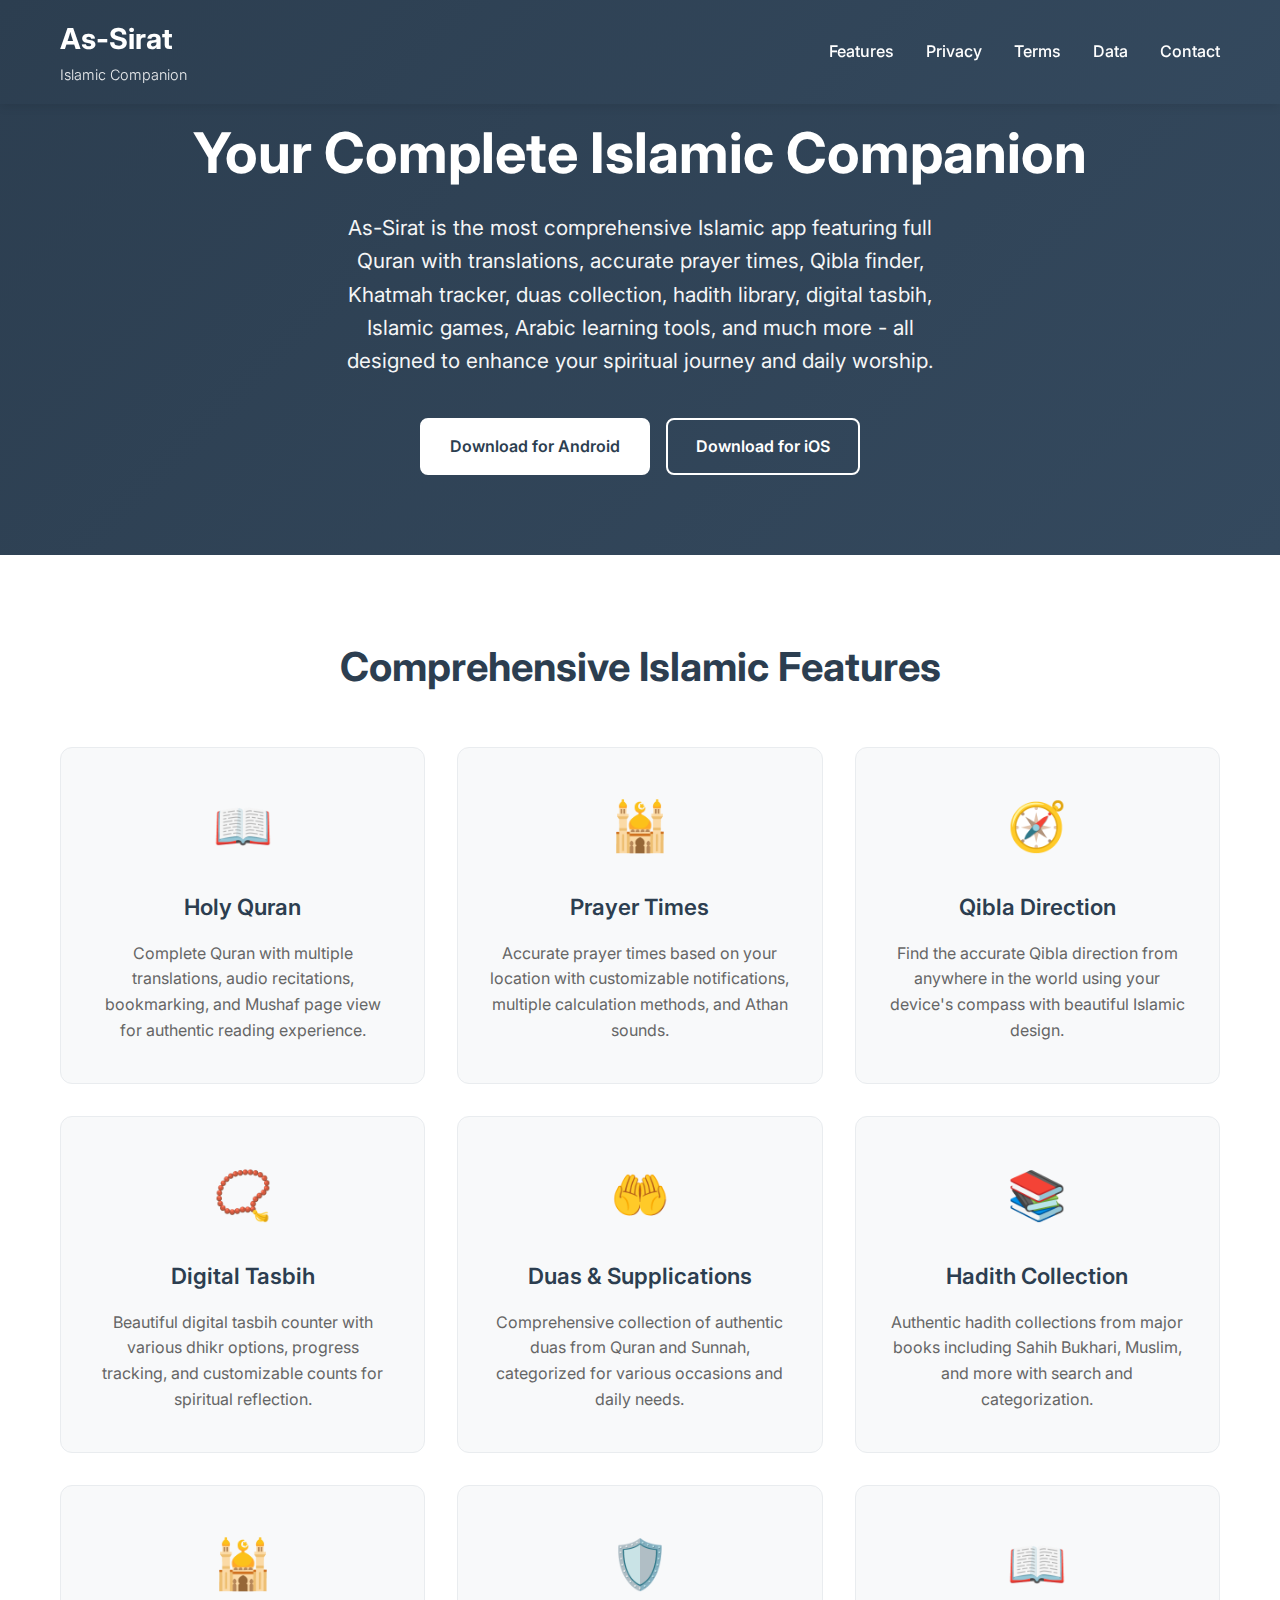
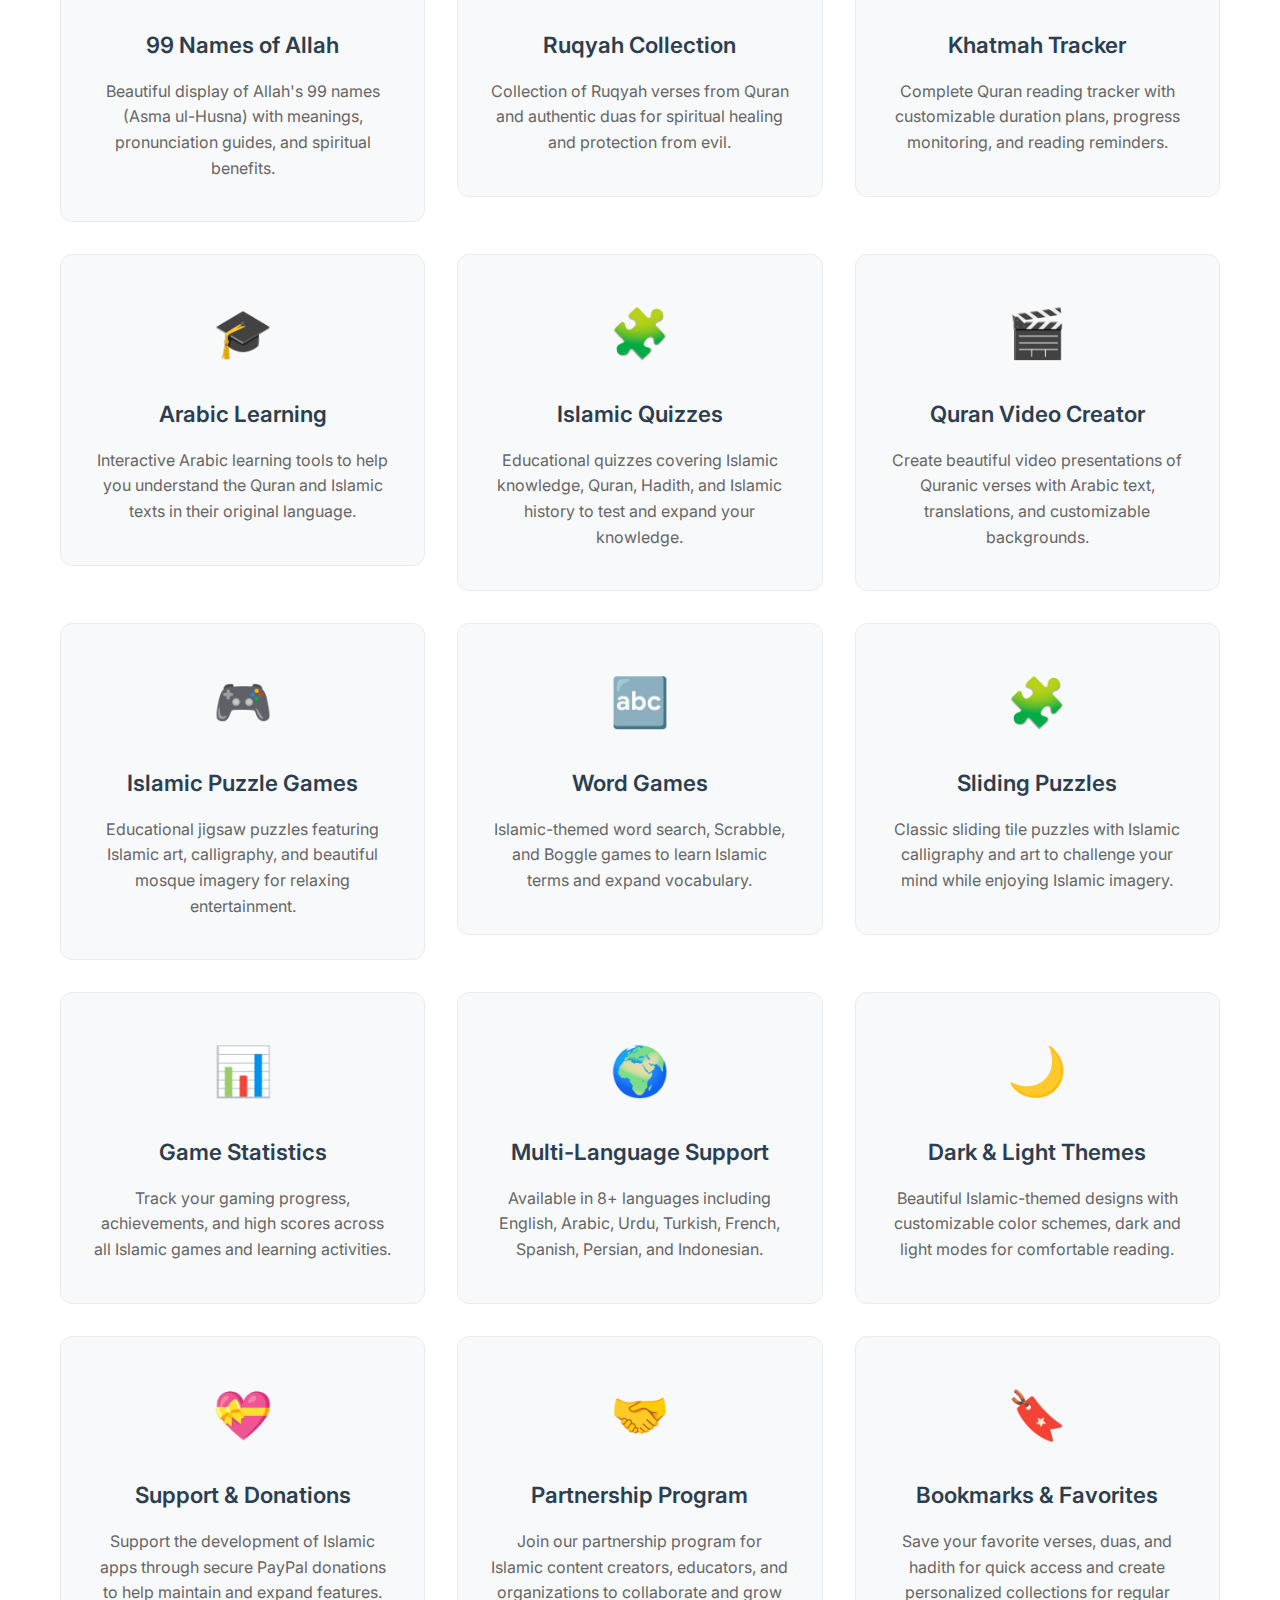
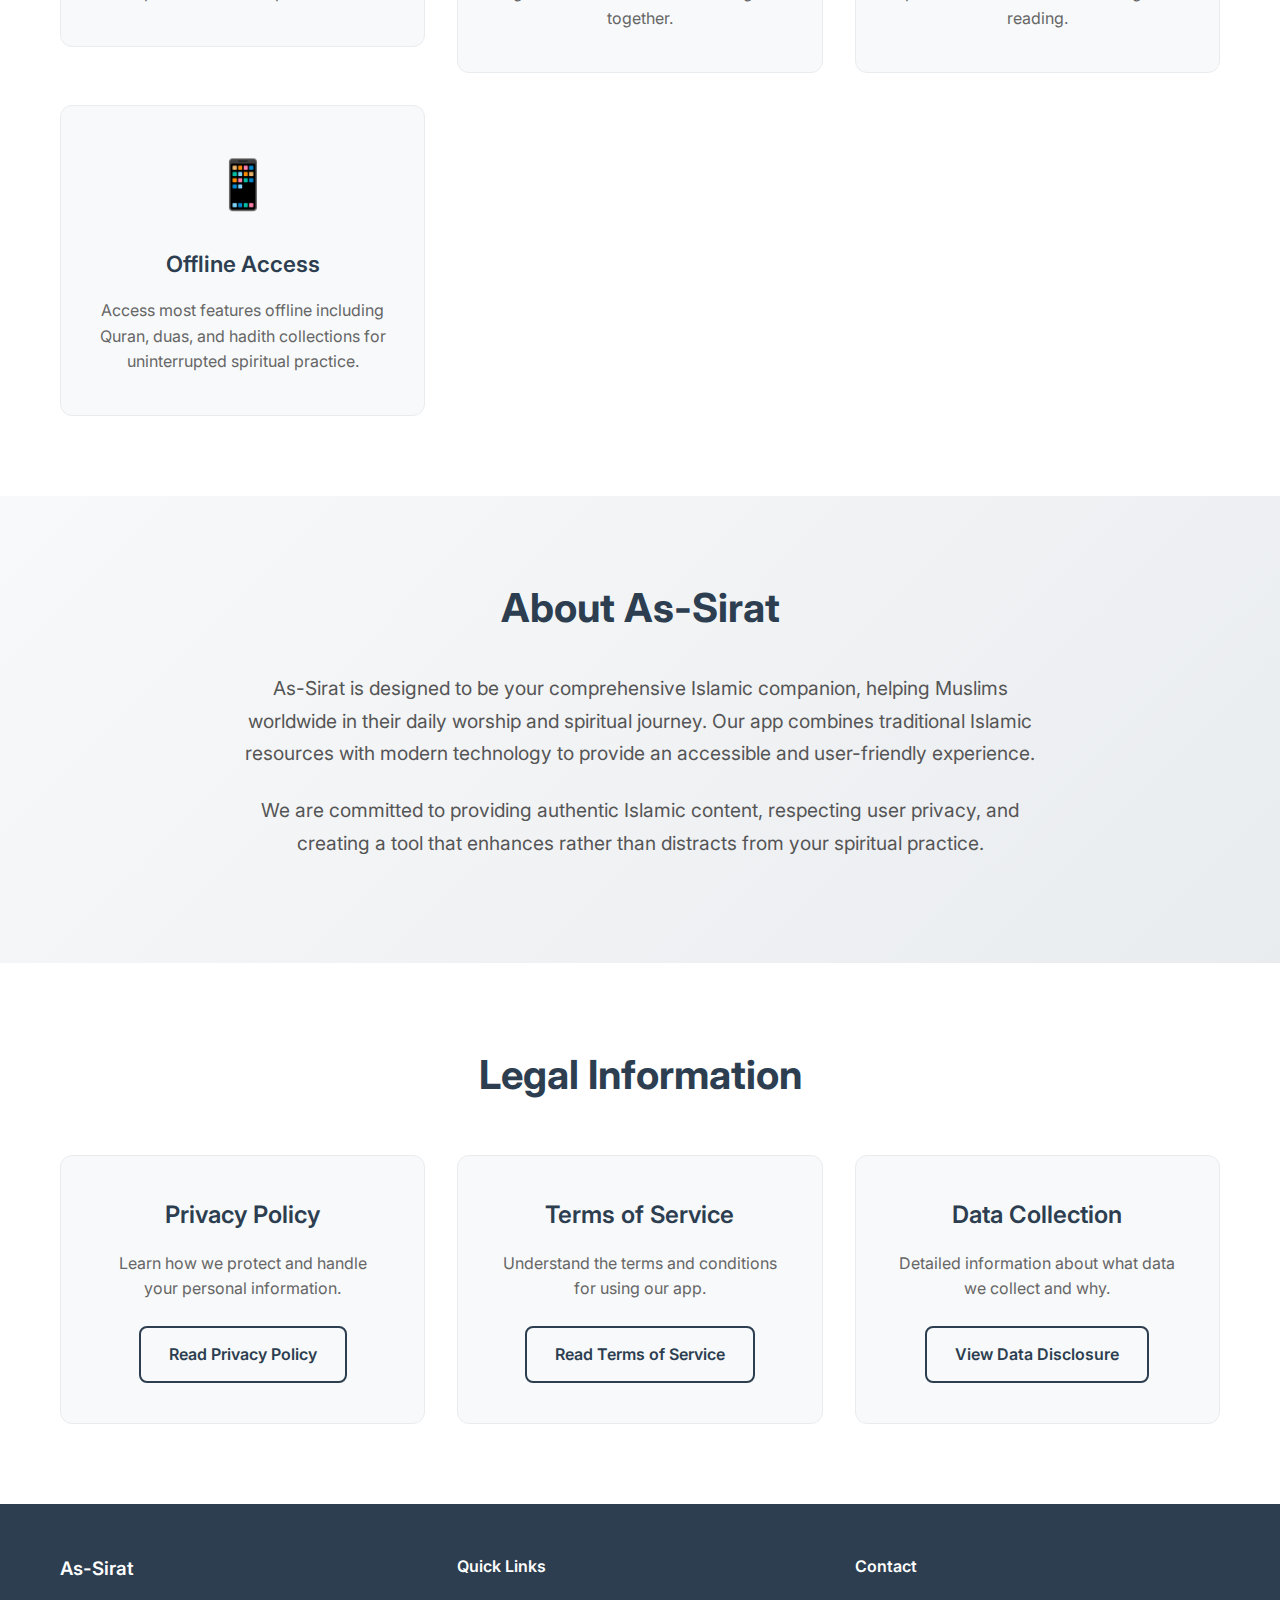
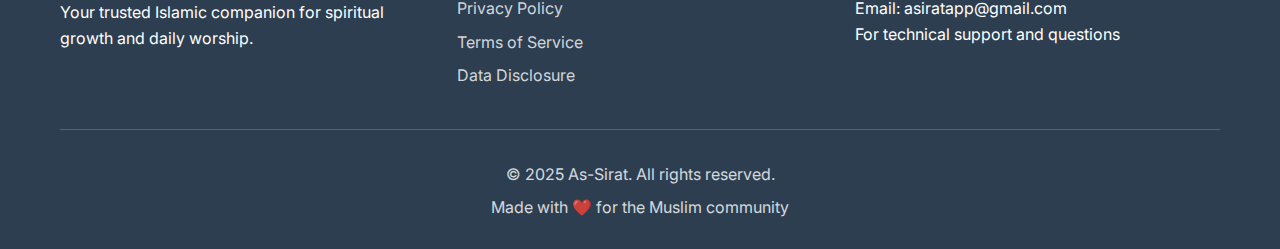
<file: index.html>
<!DOCTYPE html>
<html lang="en">
<head>
    <meta charset="UTF-8">
    <meta name="viewport" content="width=device-width, initial-scale=1.0">
    <title>As-Sirat - Islamic Companion App</title>
    <link rel="stylesheet" href="styles.css">
    <link href="https://fonts.googleapis.com/css2?family=Inter:wght@300;400;500;600;700&display=swap" rel="stylesheet">
</head>
<body>
    <header>
        <nav class="navbar">
            <div class="nav-container">
                <div class="nav-logo">
                    <h2>As-Sirat</h2>
                    <span class="tagline">Islamic Companion</span>
                </div>
                <div class="nav-menu">
                    <a href="#features" class="nav-link">Features</a>
                    <a href="privacy-policy.html" class="nav-link">Privacy</a>
                    <a href="terms-of-service.html" class="nav-link">Terms</a>
                    <a href="data-disclosure.html" class="nav-link">Data</a>
                    <a href="#contact" class="nav-link">Contact</a>
                </div>
                <div class="hamburger-menu">
                    <span></span>
                    <span></span>
                    <span></span>
                </div>
            </div>
        </nav>
    </header>

    <main>
        <!-- Hero Section -->
        <section class="hero">
            <div class="container">
                <div class="hero-content">
                    <h1>Your Complete Islamic Companion</h1>
                    <p class="hero-description">
                        As-Sirat is the most comprehensive Islamic app featuring full Quran with translations, 
                        accurate prayer times, Qibla finder, Khatmah tracker, duas collection, hadith library, 
                        digital tasbih, Islamic games, Arabic learning tools, and much more - all designed 
                        to enhance your spiritual journey and daily worship.
                    </p>
                    <div class="download-buttons">
                        <a href="#" class="btn btn-primary">Download for Android</a>
                        <a href="#" class="btn btn-secondary">Download for iOS</a>
                    </div>
                </div>
            </div>
        </section>

        <!-- Features Section -->
        <section id="features" class="features">
            <div class="container">
                <h2>Comprehensive Islamic Features</h2>
                <div class="features-grid">
                    <!-- Core Religious Features -->
                    <div class="feature-card">
                        <div class="feature-icon">📖</div>
                        <h3>Holy Quran</h3>
                        <p>Complete Quran with multiple translations, audio recitations, bookmarking, and Mushaf page view for authentic reading experience.</p>
                    </div>
                    <div class="feature-card">
                        <div class="feature-icon">🕌</div>
                        <h3>Prayer Times</h3>
                        <p>Accurate prayer times based on your location with customizable notifications, multiple calculation methods, and Athan sounds.</p>
                    </div>
                    <div class="feature-card">
                        <div class="feature-icon">🧭</div>
                        <h3>Qibla Direction</h3>
                        <p>Find the accurate Qibla direction from anywhere in the world using your device's compass with beautiful Islamic design.</p>
                    </div>
                    <div class="feature-card">
                        <div class="feature-icon">📿</div>
                        <h3>Digital Tasbih</h3>
                        <p>Beautiful digital tasbih counter with various dhikr options, progress tracking, and customizable counts for spiritual reflection.</p>
                    </div>

                    <!-- Spiritual Content -->
                    <div class="feature-card">
                        <div class="feature-icon">🤲</div>
                        <h3>Duas & Supplications</h3>
                        <p>Comprehensive collection of authentic duas from Quran and Sunnah, categorized for various occasions and daily needs.</p>
                    </div>
                    <div class="feature-card">
                        <div class="feature-icon">📚</div>
                        <h3>Hadith Collection</h3>
                        <p>Authentic hadith collections from major books including Sahih Bukhari, Muslim, and more with search and categorization.</p>
                    </div>
                    <div class="feature-card">
                        <div class="feature-icon">🕌</div>
                        <h3>99 Names of Allah</h3>
                        <p>Beautiful display of Allah's 99 names (Asma ul-Husna) with meanings, pronunciation guides, and spiritual benefits.</p>
                    </div>
                    <div class="feature-card">
                        <div class="feature-icon">🛡️</div>
                        <h3>Ruqyah Collection</h3>
                        <p>Collection of Ruqyah verses from Quran and authentic duas for spiritual healing and protection from evil.</p>
                    </div>

                    <!-- Learning & Progress Tracking -->
                    <div class="feature-card">
                        <div class="feature-icon">📖</div>
                        <h3>Khatmah Tracker</h3>
                        <p>Complete Quran reading tracker with customizable duration plans, progress monitoring, and reading reminders.</p>
                    </div>
                    <div class="feature-card">
                        <div class="feature-icon">🎓</div>
                        <h3>Arabic Learning</h3>
                        <p>Interactive Arabic learning tools to help you understand the Quran and Islamic texts in their original language.</p>
                    </div>
                    <div class="feature-card">
                        <div class="feature-icon">🧩</div>
                        <h3>Islamic Quizzes</h3>
                        <p>Educational quizzes covering Islamic knowledge, Quran, Hadith, and Islamic history to test and expand your knowledge.</p>
                    </div>
                    <div class="feature-card">
                        <div class="feature-icon">🎬</div>
                        <h3>Quran Video Creator</h3>
                        <p>Create beautiful video presentations of Quranic verses with Arabic text, translations, and customizable backgrounds.</p>
                    </div>

                    <!-- Interactive Games -->
                    <div class="feature-card">
                        <div class="feature-icon">🎮</div>
                        <h3>Islamic Puzzle Games</h3>
                        <p>Educational jigsaw puzzles featuring Islamic art, calligraphy, and beautiful mosque imagery for relaxing entertainment.</p>
                    </div>
                    <div class="feature-card">
                        <div class="feature-icon">🔤</div>
                        <h3>Word Games</h3>
                        <p>Islamic-themed word search, Scrabble, and Boggle games to learn Islamic terms and expand vocabulary.</p>
                    </div>
                    <div class="feature-card">
                        <div class="feature-icon">🧩</div>
                        <h3>Sliding Puzzles</h3>
                        <p>Classic sliding tile puzzles with Islamic calligraphy and art to challenge your mind while enjoying Islamic imagery.</p>
                    </div>
                    <div class="feature-card">
                        <div class="feature-icon">📊</div>
                        <h3>Game Statistics</h3>
                        <p>Track your gaming progress, achievements, and high scores across all Islamic games and learning activities.</p>
                    </div>

                    <!-- Multi-language Support -->
                    <div class="feature-card">
                        <div class="feature-icon">🌍</div>
                        <h3>Multi-Language Support</h3>
                        <p>Available in 8+ languages including English, Arabic, Urdu, Turkish, French, Spanish, Persian, and Indonesian.</p>
                    </div>
                    <div class="feature-card">
                        <div class="feature-icon">🌙</div>
                        <h3>Dark & Light Themes</h3>
                        <p>Beautiful Islamic-themed designs with customizable color schemes, dark and light modes for comfortable reading.</p>
                    </div>

                    <!-- Community Features -->
                    <div class="feature-card">
                        <div class="feature-icon">💝</div>
                        <h3>Support & Donations</h3>
                        <p>Support the development of Islamic apps through secure PayPal donations to help maintain and expand features.</p>
                    </div>
                    <div class="feature-card">
                        <div class="feature-icon">🤝</div>
                        <h3>Partnership Program</h3>
                        <p>Join our partnership program for Islamic content creators, educators, and organizations to collaborate and grow together.</p>
                    </div>

                    <!-- User Experience -->
                    <div class="feature-card">
                        <div class="feature-icon">🔖</div>
                        <h3>Bookmarks & Favorites</h3>
                        <p>Save your favorite verses, duas, and hadith for quick access and create personalized collections for regular reading.</p>
                    </div>
                    <div class="feature-card">
                        <div class="feature-icon">📱</div>
                        <h3>Offline Access</h3>
                        <p>Access most features offline including Quran, duas, and hadith collections for uninterrupted spiritual practice.</p>
                    </div>
                </div>
            </div>
        </section>

        <!-- About Section -->
        <section class="about">
            <div class="container">
                <div class="about-content">
                    <h2>About As-Sirat</h2>
                    <p>
                        As-Sirat is designed to be your comprehensive Islamic companion, helping Muslims 
                        worldwide in their daily worship and spiritual journey. Our app combines traditional 
                        Islamic resources with modern technology to provide an accessible and user-friendly 
                        experience.
                    </p>
                    <p>
                        We are committed to providing authentic Islamic content, respecting user privacy, 
                        and creating a tool that enhances rather than distracts from your spiritual practice.
                    </p>
                </div>
            </div>
        </section>

        <!-- Legal Links Section -->
        <section class="legal-links">
            <div class="container">
                <h2>Legal Information</h2>
                <div class="legal-cards">
                    <div class="legal-card">
                        <h3>Privacy Policy</h3>
                        <p>Learn how we protect and handle your personal information.</p>
                        <a href="privacy-policy.html" class="btn btn-outline">Read Privacy Policy</a>
                    </div>
                    <div class="legal-card">
                        <h3>Terms of Service</h3>
                        <p>Understand the terms and conditions for using our app.</p>
                        <a href="terms-of-service.html" class="btn btn-outline">Read Terms of Service</a>
                    </div>
                    <div class="legal-card">
                        <h3>Data Collection</h3>
                        <p>Detailed information about what data we collect and why.</p>
                        <a href="data-disclosure.html" class="btn btn-outline">View Data Disclosure</a>
                    </div>
                </div>
            </div>
        </section>
    </main>

    <!-- Footer -->
    <footer id="contact">
        <div class="container">
            <div class="footer-content">
                <div class="footer-section">
                    <h3>As-Sirat</h3>
                    <p>Your trusted Islamic companion for spiritual growth and daily worship.</p>
                </div>
                <div class="footer-section">
                    <h4>Quick Links</h4>
                    <ul>
                        <li><a href="privacy-policy.html">Privacy Policy</a></li>
                        <li><a href="terms-of-service.html">Terms of Service</a></li>
                        <li><a href="data-disclosure.html">Data Disclosure</a></li>
                    </ul>
                </div>
                <div class="footer-section">
                    <h4>Contact</h4>
                    <p>Email: asiratapp@gmail.com</p>
                    <p>For technical support and questions</p>
                </div>
            </div>
            <div class="footer-bottom">
                <p>&copy; 2025 As-Sirat. All rights reserved.</p>
                <p>Made with ❤️ for the Muslim community</p>
            </div>
        </div>
    </footer>

    <script>
        // Mobile hamburger menu toggle
        const hamburger = document.querySelector('.hamburger-menu');
        const navMenu = document.querySelector('.nav-menu');
        
        hamburger.addEventListener('click', function() {
            hamburger.classList.toggle('active');
            navMenu.classList.toggle('active');
        });
        
        // Close menu when clicking outside
        document.addEventListener('click', function(e) {
            if (!hamburger.contains(e.target) && !navMenu.contains(e.target)) {
                hamburger.classList.remove('active');
                navMenu.classList.remove('active');
            }
        });
        
        // Close menu when clicking on a link
        document.querySelectorAll('.nav-link').forEach(link => {
            link.addEventListener('click', () => {
                hamburger.classList.remove('active');
                navMenu.classList.remove('active');
            });
        });
    </script>
</body>
</html>
</file>
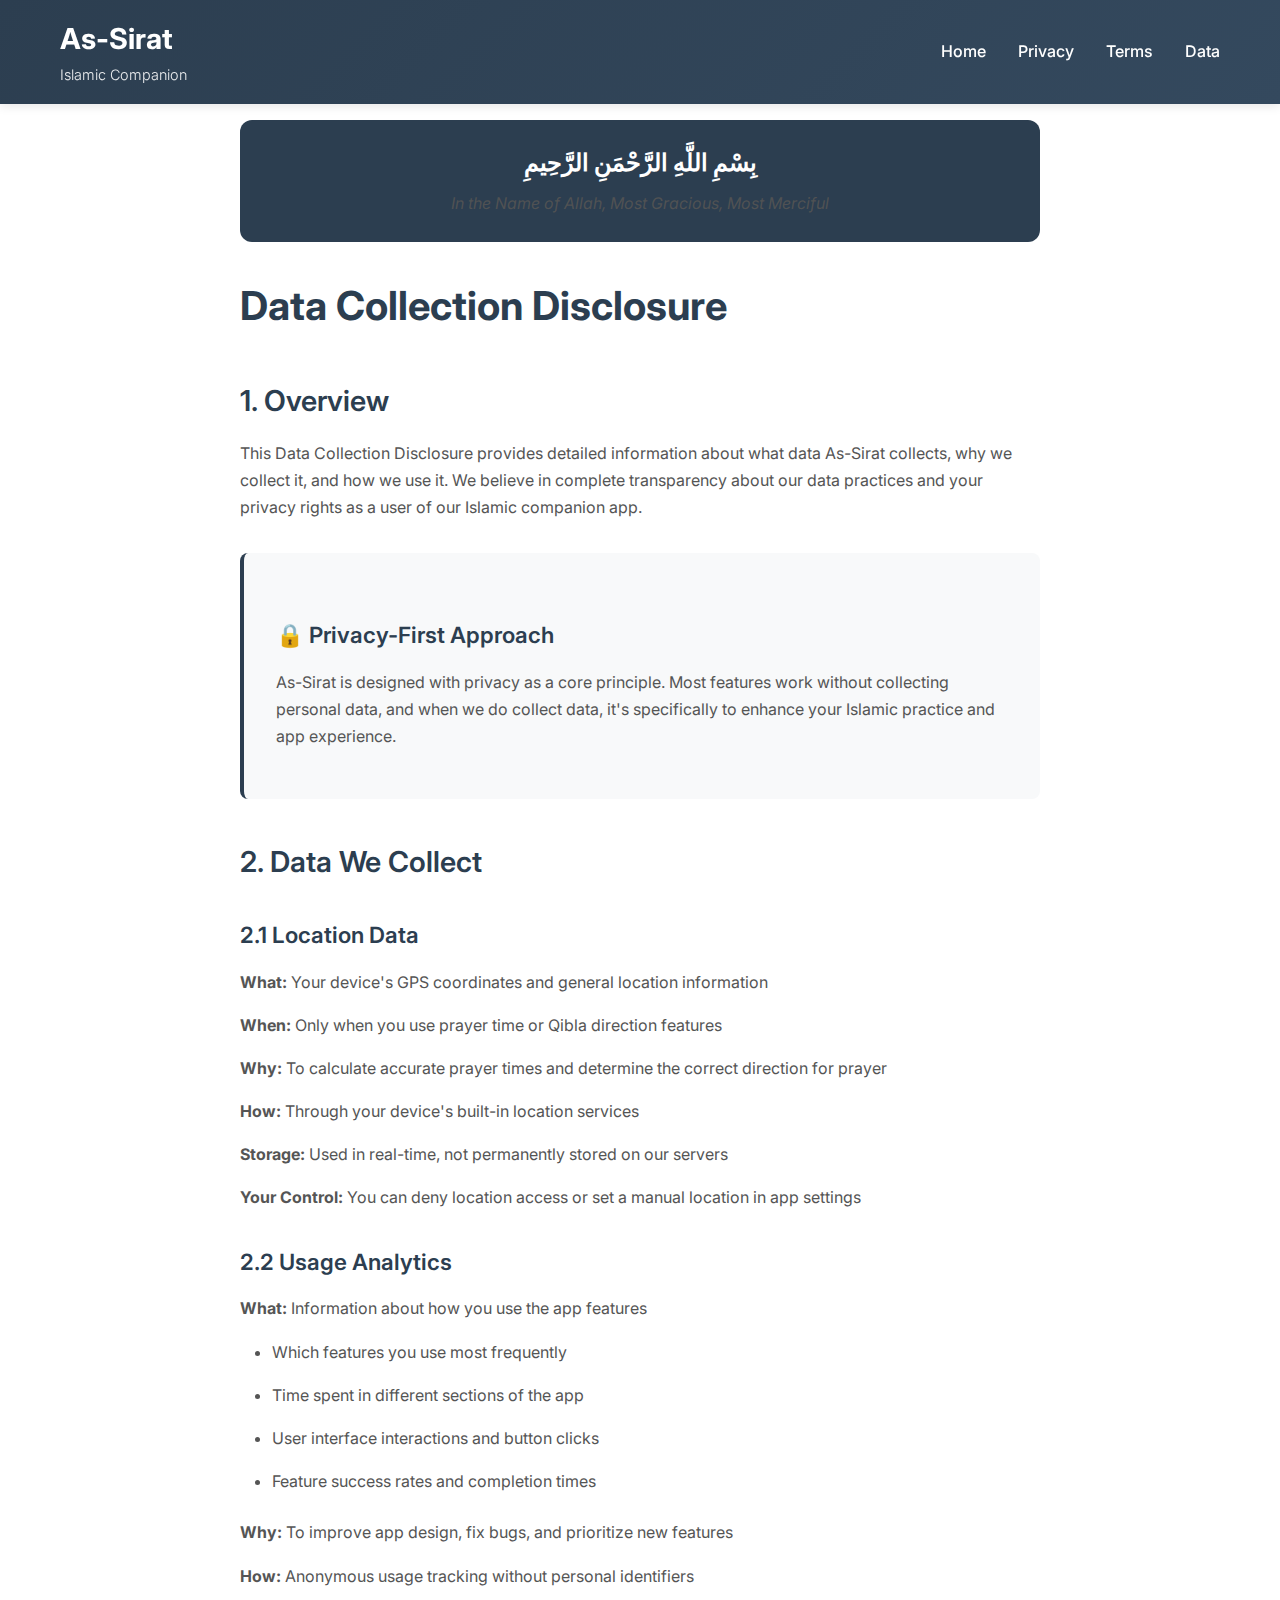
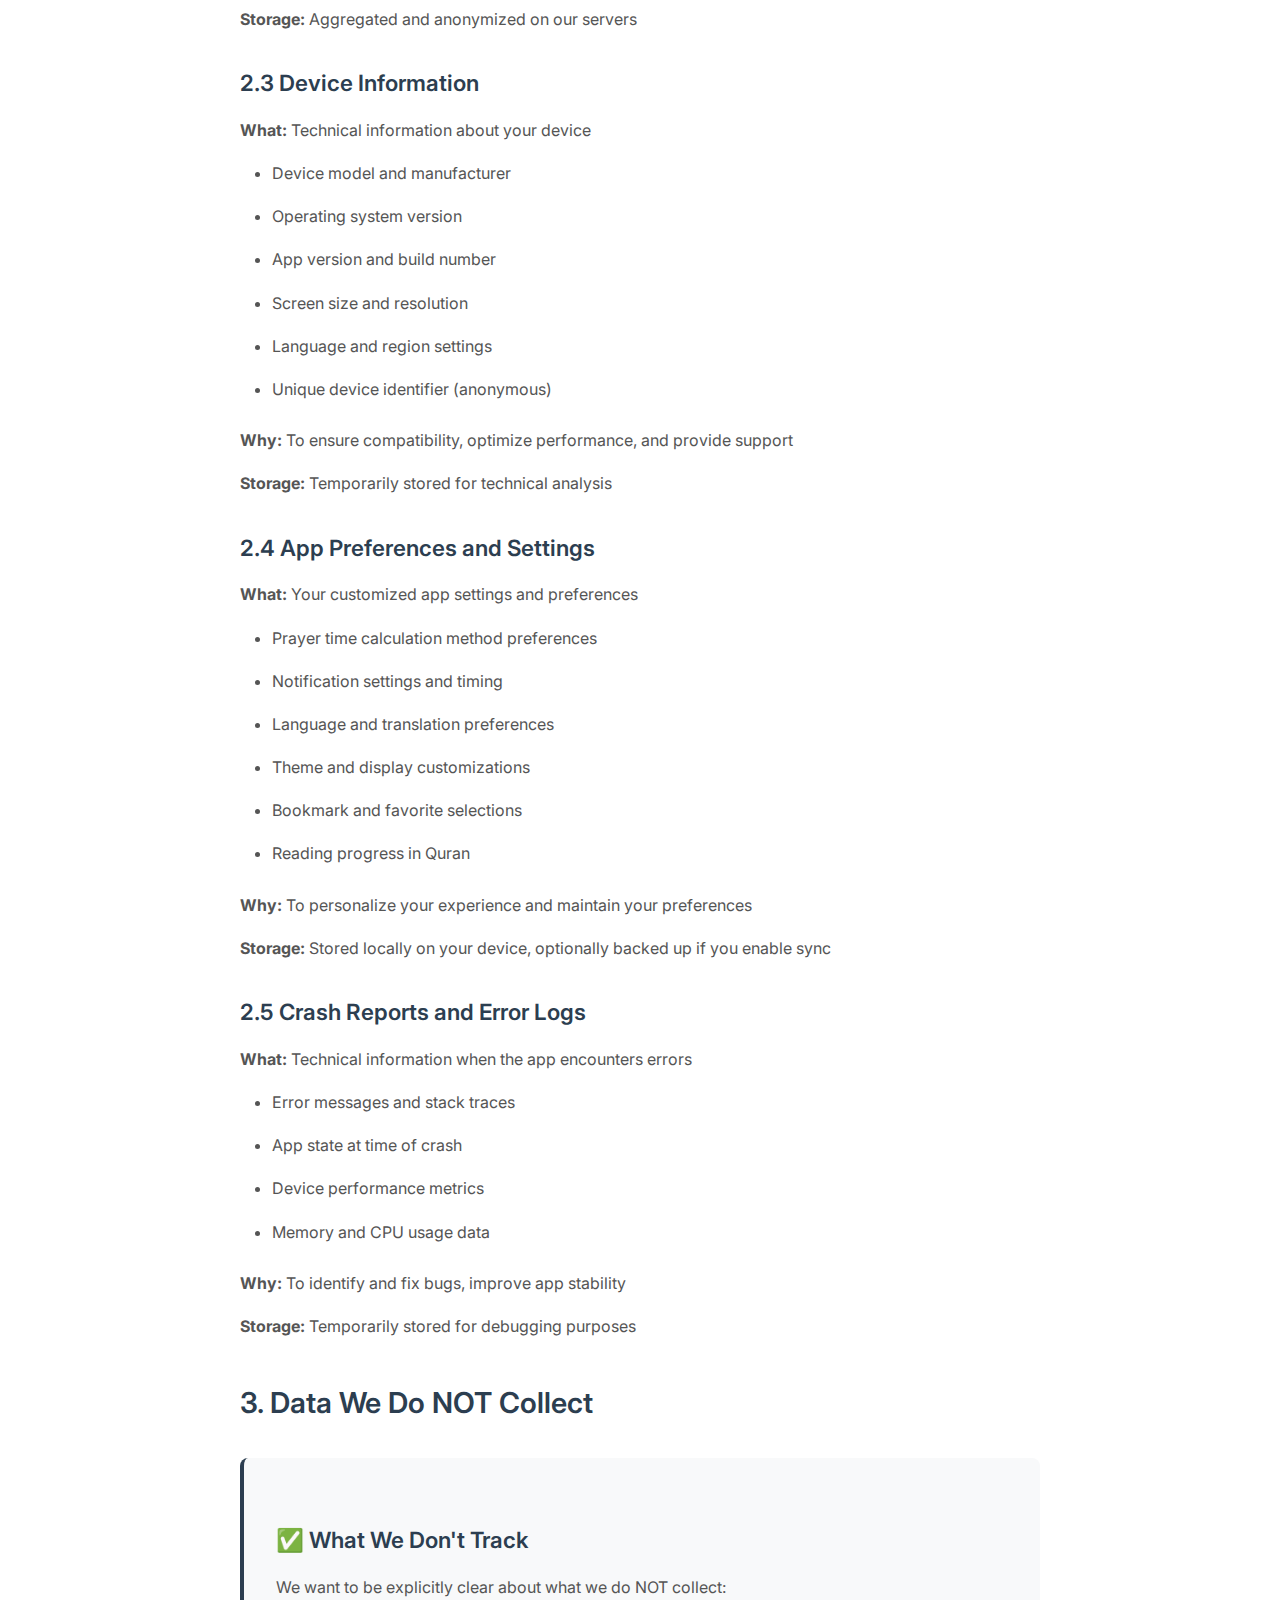
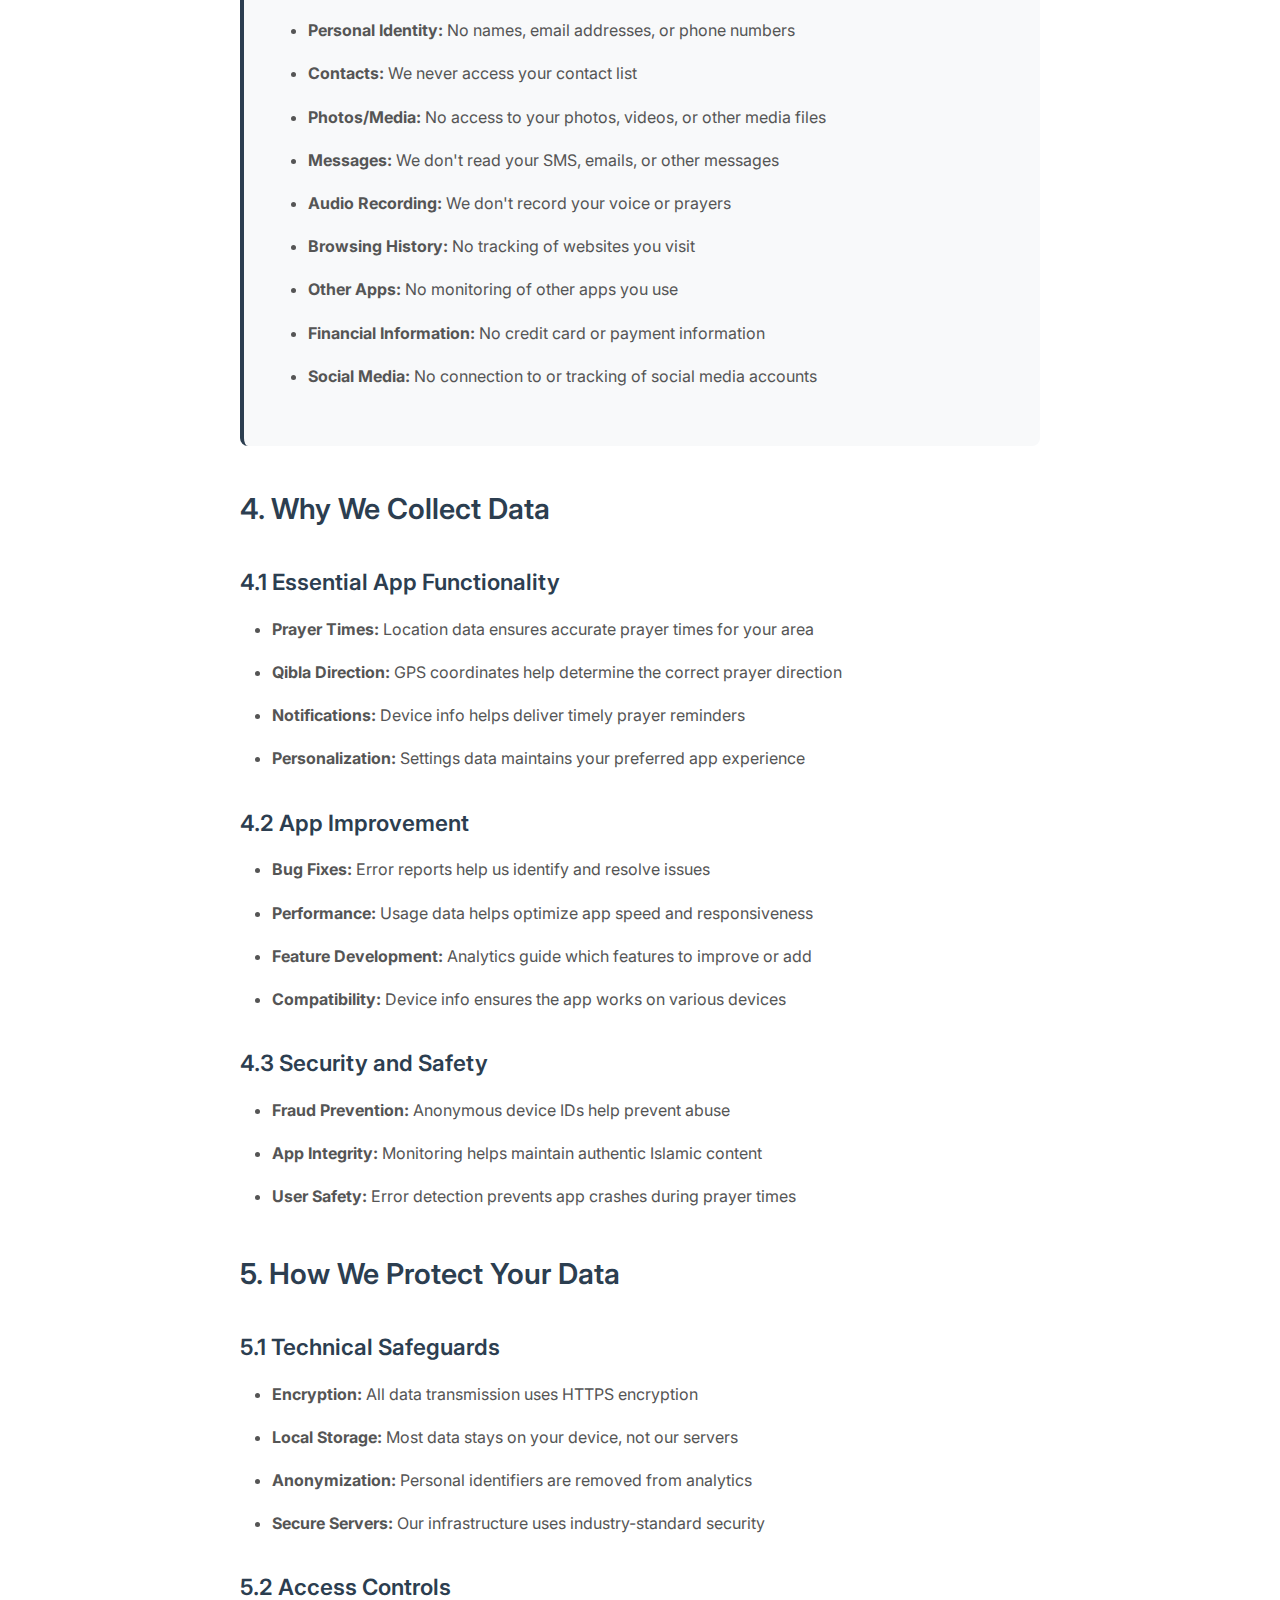
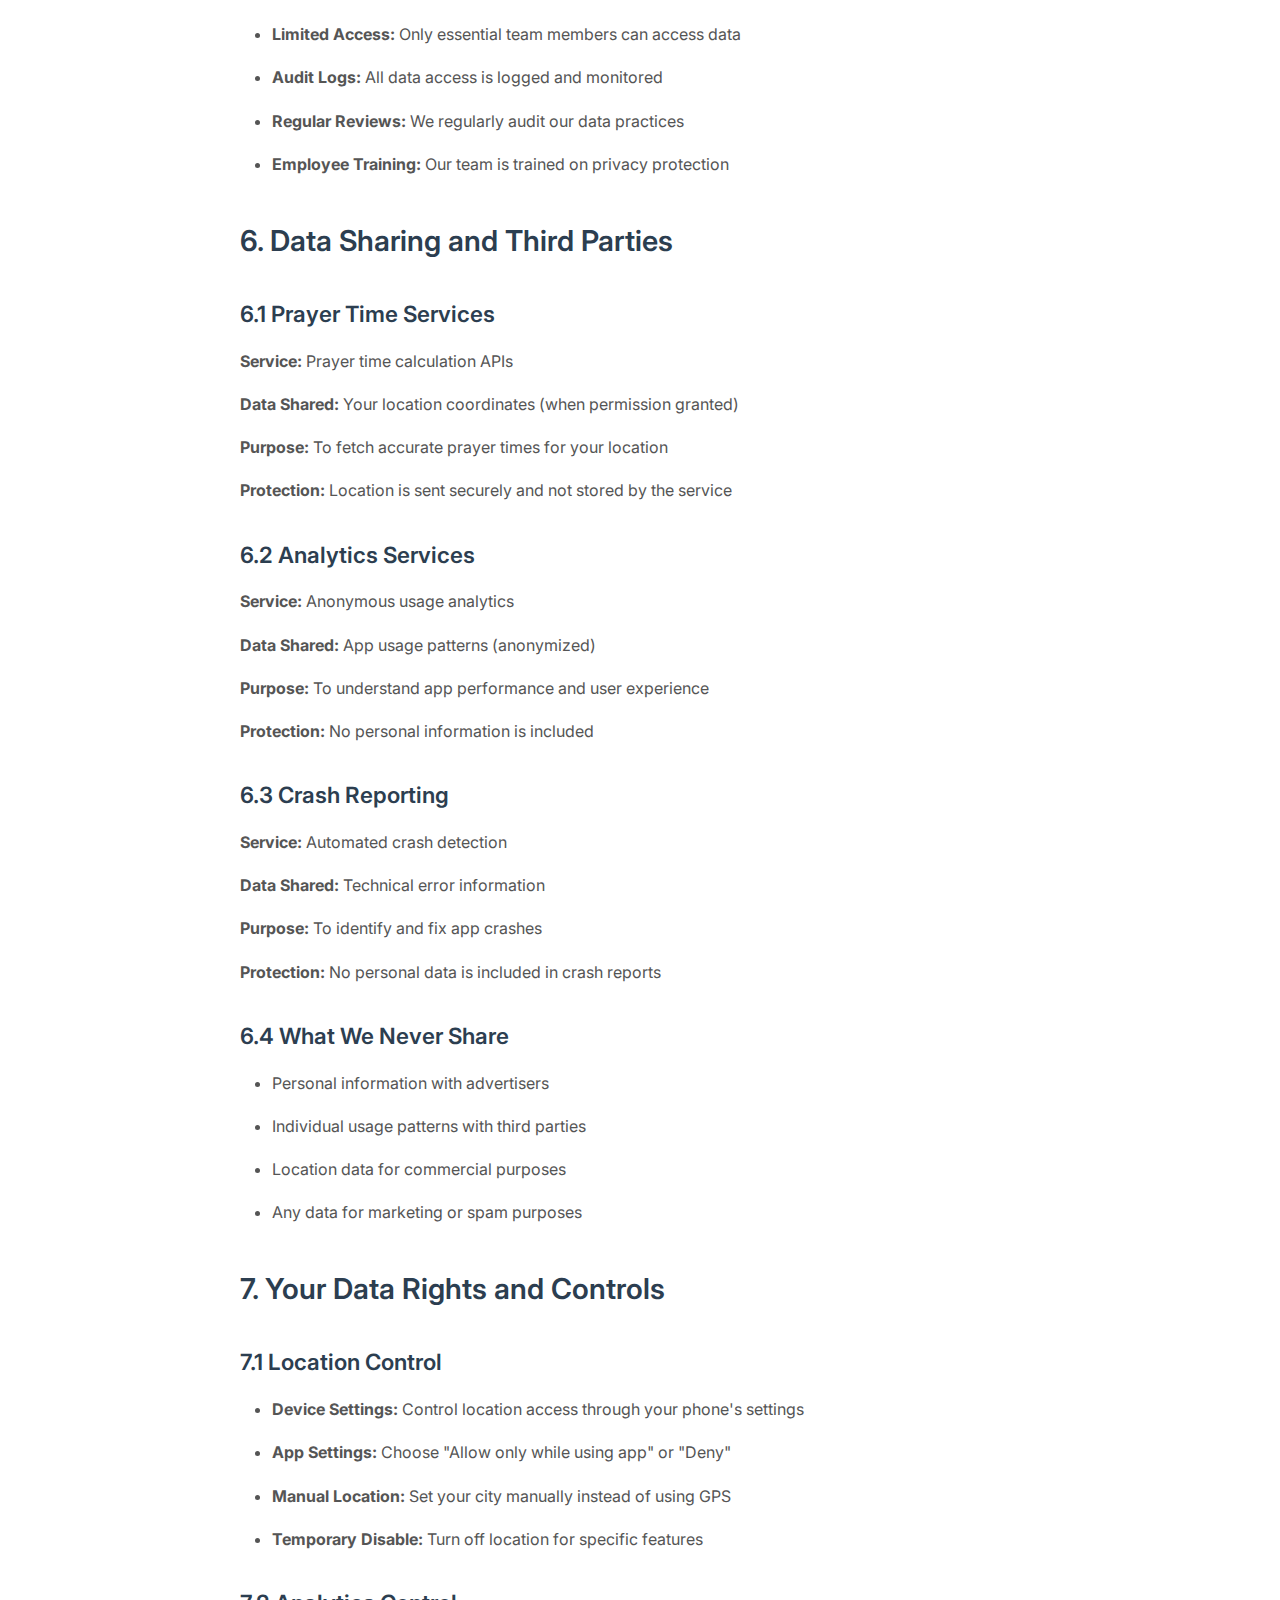
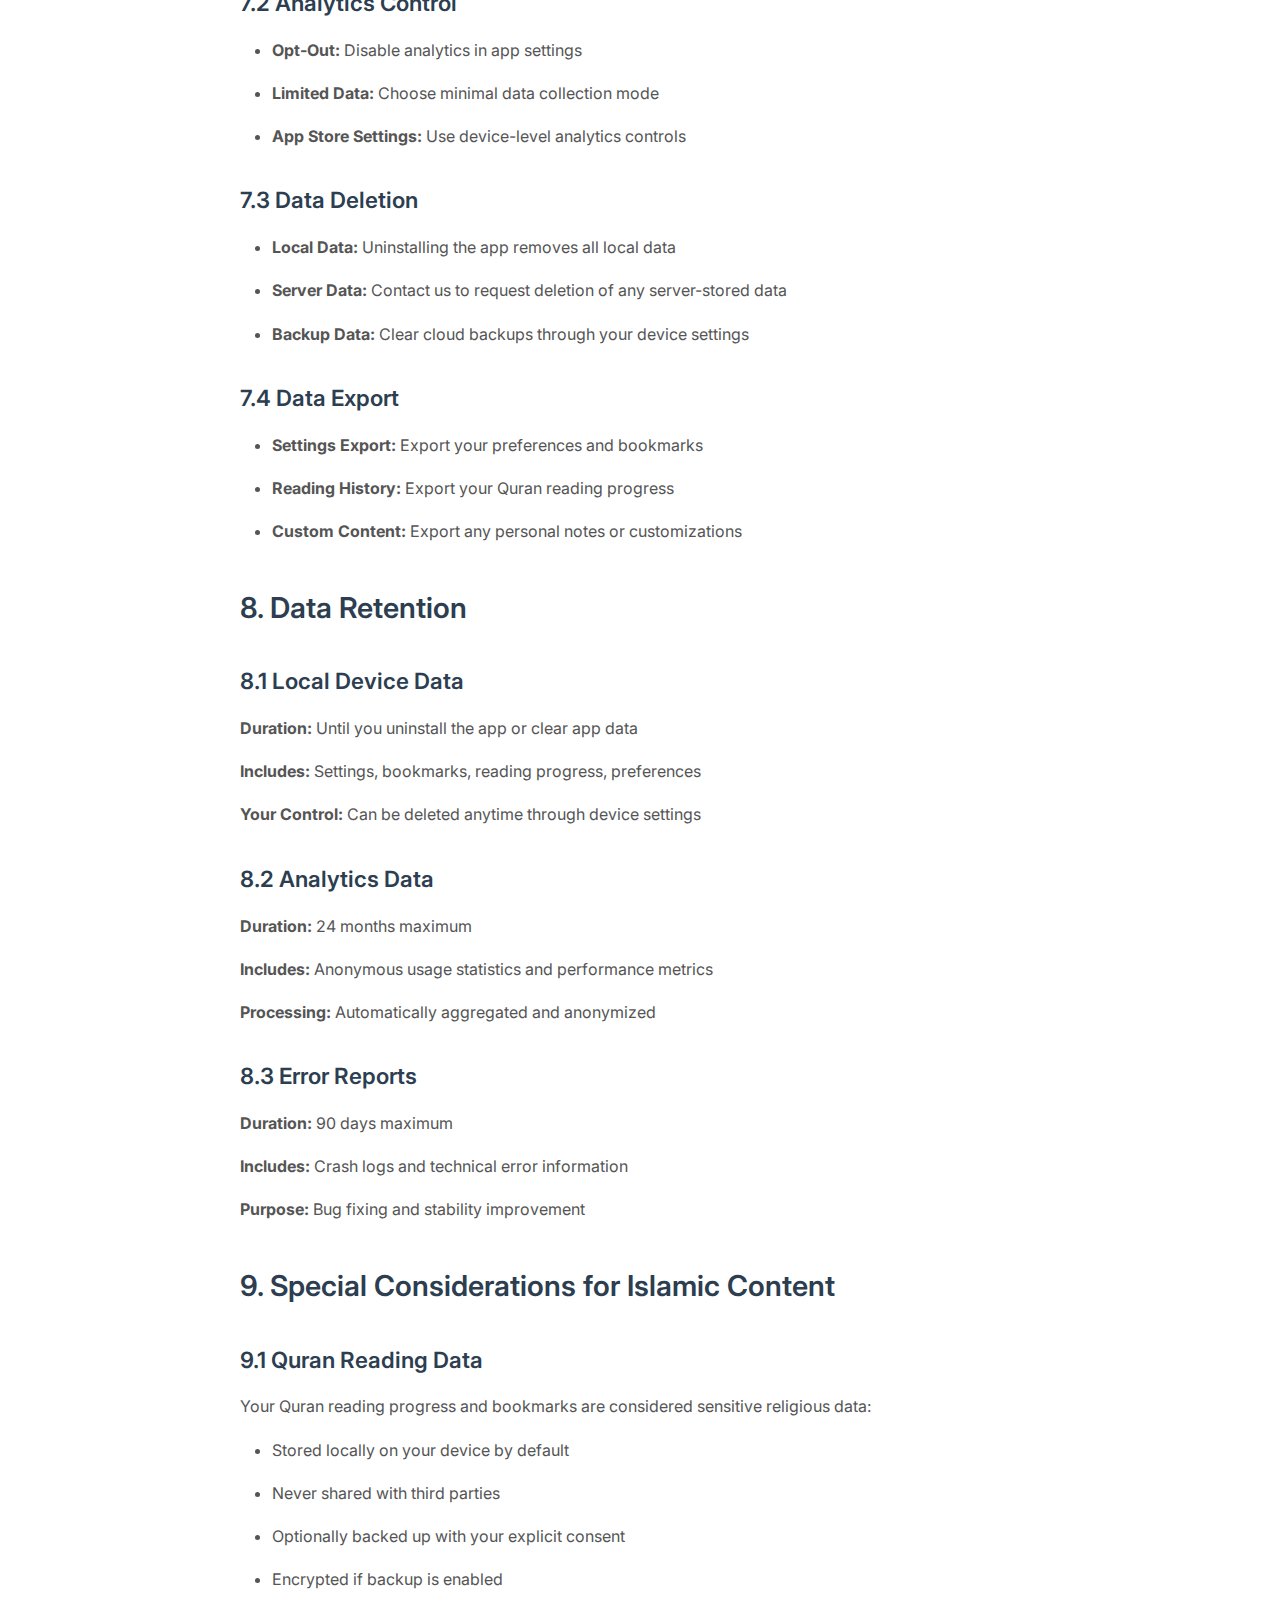
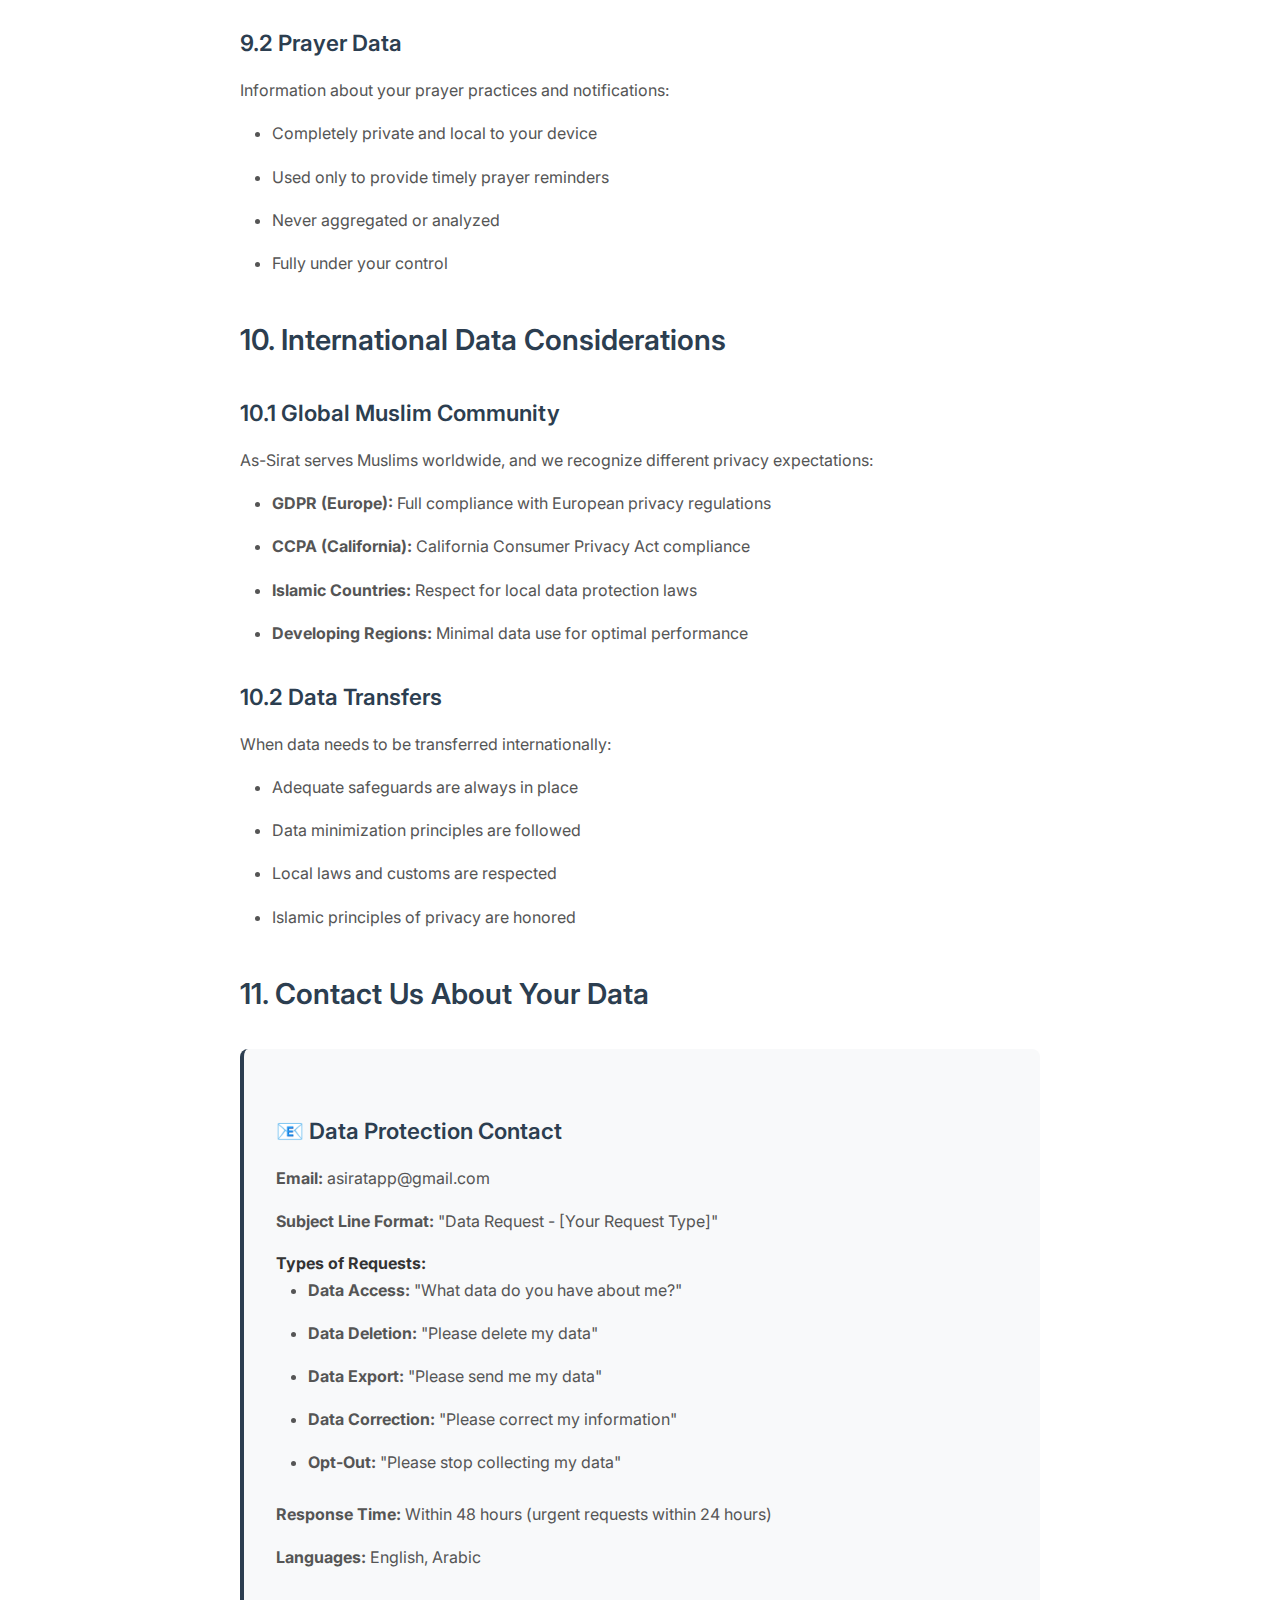
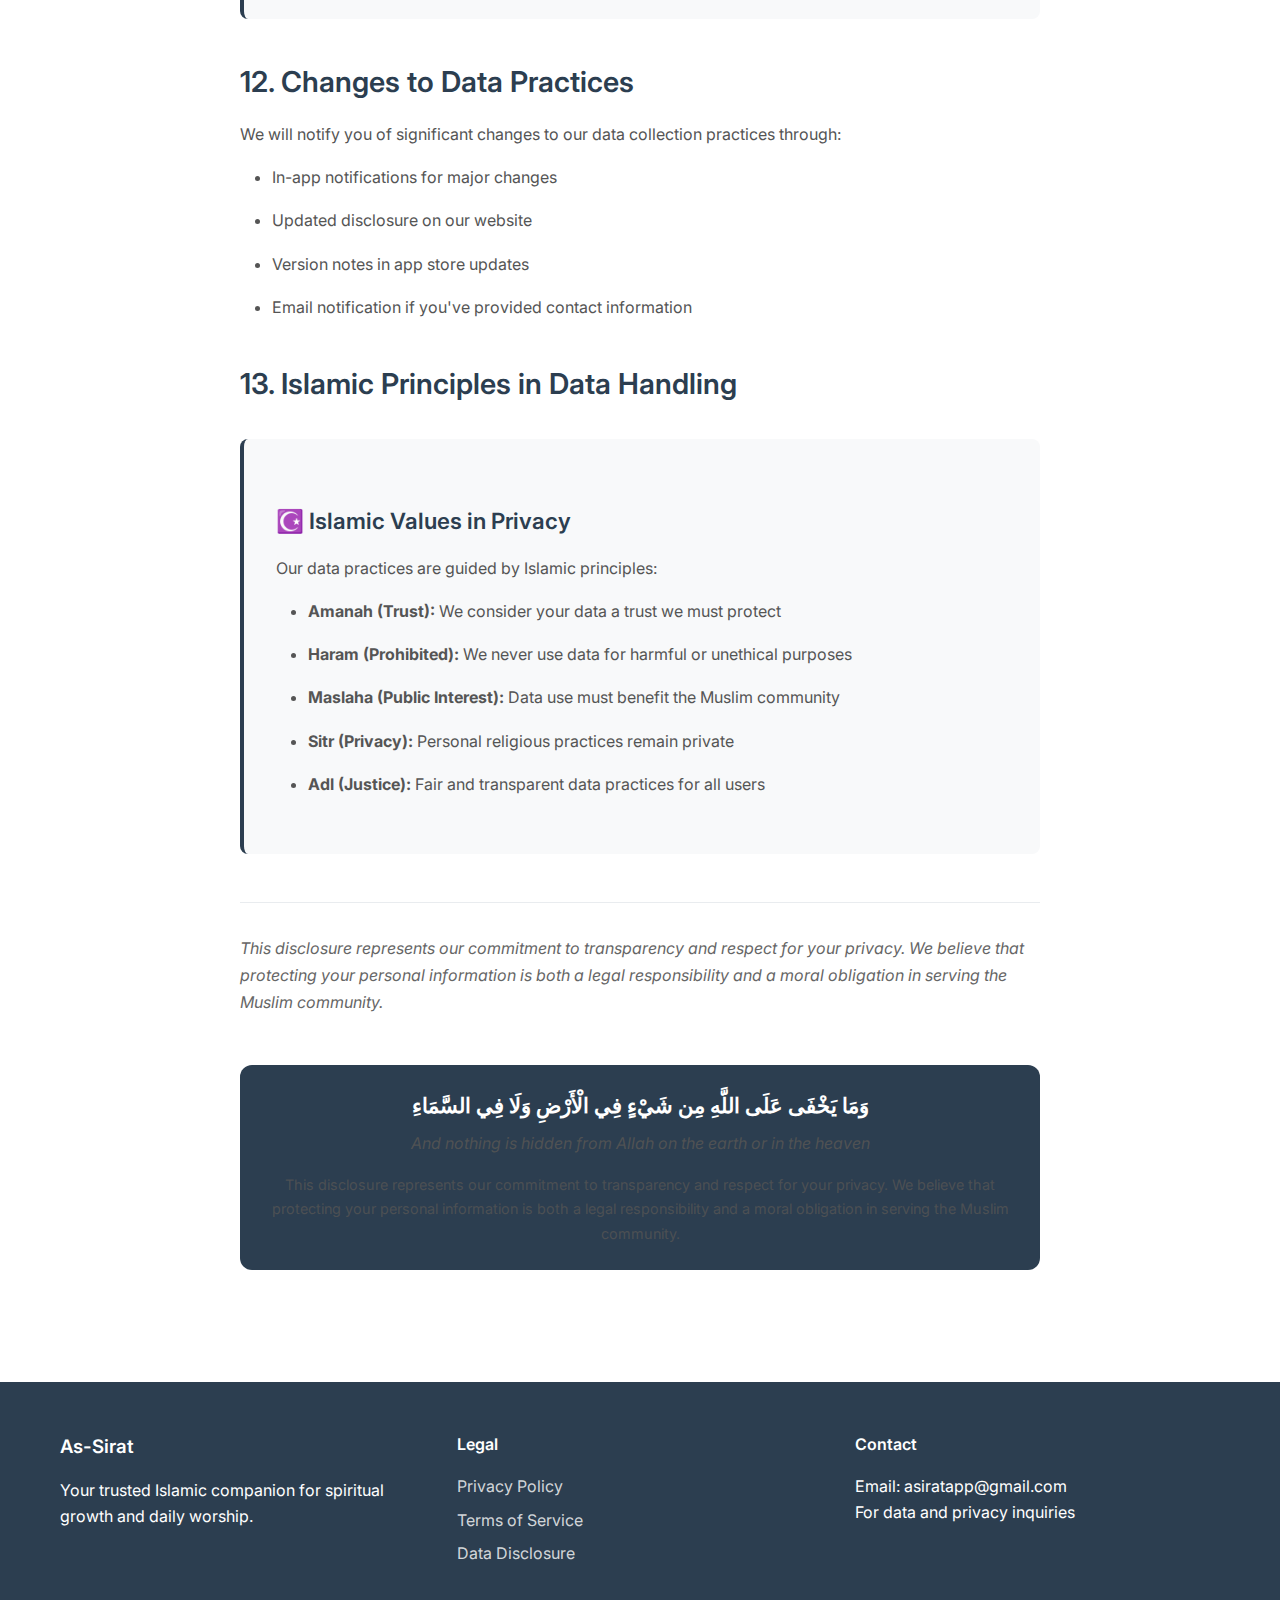
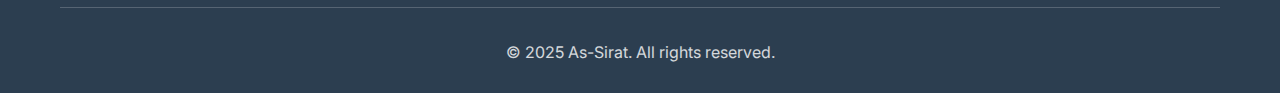
<file: data-disclosure.html>
<!DOCTYPE html>
<html lang="en">
<head>
    <meta charset="UTF-8">
    <meta name="viewport" content="width=device-width, initial-scale=1.0">
    <title>Data Collection Disclosure - As-Sirat Islamic App</title>
    <link rel="stylesheet" href="styles.css">
    <link href="https://fonts.googleapis.com/css2?family=Inter:wght@300;400;500;600;700&display=swap" rel="stylesheet">
</head>
<body>
    <header>
        <nav class="navbar">
            <div class="nav-container">
                <div class="nav-logo">
                    <a href="index.html" style="color: white; text-decoration: none;">
                        <h2>As-Sirat</h2>
                        <span class="tagline">Islamic Companion</span>
                    </a>
                </div>
                <div class="nav-menu">
                    <a href="index.html" class="nav-link">Home</a>
                    <a href="privacy-policy.html" class="nav-link">Privacy</a>
                    <a href="terms-of-service.html" class="nav-link">Terms</a>
                    <a href="data-disclosure.html" class="nav-link">Data</a>
                </div>
            </div>
        </nav>
    </header>

    <main class="legal-page">
        <div class="container">
            <div class="legal-content">
                <div style="text-align: center; margin-bottom: 2rem; padding: 1.5rem; background: #2C3E50; color: white; border-radius: 12px;">
                    <h2 style="margin: 0; color: white; font-size: 1.5rem; font-weight: bold;">بِسْمِ اللَّهِ الرَّحْمَنِ الرَّحِيمِ</h2>
                    <p style="margin: 0.5rem 0 0 0; font-style: italic; opacity: 0.9;">In the Name of Allah, Most Gracious, Most Merciful</p>
                </div>

                <h1>Data Collection Disclosure</h1>


                <h2>1. Overview</h2>
                <p>
                    This Data Collection Disclosure provides detailed information about what data As-Sirat collects, 
                    why we collect it, and how we use it. We believe in complete transparency about our data practices 
                    and your privacy rights as a user of our Islamic companion app.
                </p>

                <div class="contact-info">
                    <h3>🔒 Privacy-First Approach</h3>
                    <p>
                        As-Sirat is designed with privacy as a core principle. Most features work without collecting 
                        personal data, and when we do collect data, it's specifically to enhance your Islamic practice 
                        and app experience.
                    </p>
                </div>

                <h2>2. Data We Collect</h2>

                <h3>2.1 Location Data</h3>
                <p><strong>What:</strong> Your device's GPS coordinates and general location information</p>
                <p><strong>When:</strong> Only when you use prayer time or Qibla direction features</p>
                <p><strong>Why:</strong> To calculate accurate prayer times and determine the correct direction for prayer</p>
                <p><strong>How:</strong> Through your device's built-in location services</p>
                <p><strong>Storage:</strong> Used in real-time, not permanently stored on our servers</p>
                <p><strong>Your Control:</strong> You can deny location access or set a manual location in app settings</p>

                <h3>2.2 Usage Analytics</h3>
                <p><strong>What:</strong> Information about how you use the app features</p>
                <ul>
                    <li>Which features you use most frequently</li>
                    <li>Time spent in different sections of the app</li>
                    <li>User interface interactions and button clicks</li>
                    <li>Feature success rates and completion times</li>
                </ul>
                <p><strong>Why:</strong> To improve app design, fix bugs, and prioritize new features</p>
                <p><strong>How:</strong> Anonymous usage tracking without personal identifiers</p>
                <p><strong>Storage:</strong> Aggregated and anonymized on our servers</p>

                <h3>2.3 Device Information</h3>
                <p><strong>What:</strong> Technical information about your device</p>
                <ul>
                    <li>Device model and manufacturer</li>
                    <li>Operating system version</li>
                    <li>App version and build number</li>
                    <li>Screen size and resolution</li>
                    <li>Language and region settings</li>
                    <li>Unique device identifier (anonymous)</li>
                </ul>
                <p><strong>Why:</strong> To ensure compatibility, optimize performance, and provide support</p>
                <p><strong>Storage:</strong> Temporarily stored for technical analysis</p>

                <h3>2.4 App Preferences and Settings</h3>
                <p><strong>What:</strong> Your customized app settings and preferences</p>
                <ul>
                    <li>Prayer time calculation method preferences</li>
                    <li>Notification settings and timing</li>
                    <li>Language and translation preferences</li>
                    <li>Theme and display customizations</li>
                    <li>Bookmark and favorite selections</li>
                    <li>Reading progress in Quran</li>
                </ul>
                <p><strong>Why:</strong> To personalize your experience and maintain your preferences</p>
                <p><strong>Storage:</strong> Stored locally on your device, optionally backed up if you enable sync</p>

                <h3>2.5 Crash Reports and Error Logs</h3>
                <p><strong>What:</strong> Technical information when the app encounters errors</p>
                <ul>
                    <li>Error messages and stack traces</li>
                    <li>App state at time of crash</li>
                    <li>Device performance metrics</li>
                    <li>Memory and CPU usage data</li>
                </ul>
                <p><strong>Why:</strong> To identify and fix bugs, improve app stability</p>
                <p><strong>Storage:</strong> Temporarily stored for debugging purposes</p>

                <h2>3. Data We Do NOT Collect</h2>
                <div class="contact-info">
                    <h3>✅ What We Don't Track</h3>
                    <p>We want to be explicitly clear about what we do NOT collect:</p>
                    <ul>
                        <li><strong>Personal Identity:</strong> No names, email addresses, or phone numbers</li>
                        <li><strong>Contacts:</strong> We never access your contact list</li>
                        <li><strong>Photos/Media:</strong> No access to your photos, videos, or other media files</li>
                        <li><strong>Messages:</strong> We don't read your SMS, emails, or other messages</li>
                        <li><strong>Audio Recording:</strong> We don't record your voice or prayers</li>
                        <li><strong>Browsing History:</strong> No tracking of websites you visit</li>
                        <li><strong>Other Apps:</strong> No monitoring of other apps you use</li>
                        <li><strong>Financial Information:</strong> No credit card or payment information</li>
                        <li><strong>Social Media:</strong> No connection to or tracking of social media accounts</li>
                    </ul>
                </div>

                <h2>4. Why We Collect Data</h2>

                <h3>4.1 Essential App Functionality</h3>
                <ul>
                    <li><strong>Prayer Times:</strong> Location data ensures accurate prayer times for your area</li>
                    <li><strong>Qibla Direction:</strong> GPS coordinates help determine the correct prayer direction</li>
                    <li><strong>Notifications:</strong> Device info helps deliver timely prayer reminders</li>
                    <li><strong>Personalization:</strong> Settings data maintains your preferred app experience</li>
                </ul>

                <h3>4.2 App Improvement</h3>
                <ul>
                    <li><strong>Bug Fixes:</strong> Error reports help us identify and resolve issues</li>
                    <li><strong>Performance:</strong> Usage data helps optimize app speed and responsiveness</li>
                    <li><strong>Feature Development:</strong> Analytics guide which features to improve or add</li>
                    <li><strong>Compatibility:</strong> Device info ensures the app works on various devices</li>
                </ul>

                <h3>4.3 Security and Safety</h3>
                <ul>
                    <li><strong>Fraud Prevention:</strong> Anonymous device IDs help prevent abuse</li>
                    <li><strong>App Integrity:</strong> Monitoring helps maintain authentic Islamic content</li>
                    <li><strong>User Safety:</strong> Error detection prevents app crashes during prayer times</li>
                </ul>

                <h2>5. How We Protect Your Data</h2>

                <h3>5.1 Technical Safeguards</h3>
                <ul>
                    <li><strong>Encryption:</strong> All data transmission uses HTTPS encryption</li>
                    <li><strong>Local Storage:</strong> Most data stays on your device, not our servers</li>
                    <li><strong>Anonymization:</strong> Personal identifiers are removed from analytics</li>
                    <li><strong>Secure Servers:</strong> Our infrastructure uses industry-standard security</li>
                </ul>

                <h3>5.2 Access Controls</h3>
                <ul>
                    <li><strong>Limited Access:</strong> Only essential team members can access data</li>
                    <li><strong>Audit Logs:</strong> All data access is logged and monitored</li>
                    <li><strong>Regular Reviews:</strong> We regularly audit our data practices</li>
                    <li><strong>Employee Training:</strong> Our team is trained on privacy protection</li>
                </ul>

                <h2>6. Data Sharing and Third Parties</h2>

                <h3>6.1 Prayer Time Services</h3>
                <p><strong>Service:</strong> Prayer time calculation APIs</p>
                <p><strong>Data Shared:</strong> Your location coordinates (when permission granted)</p>
                <p><strong>Purpose:</strong> To fetch accurate prayer times for your location</p>
                <p><strong>Protection:</strong> Location is sent securely and not stored by the service</p>

                <h3>6.2 Analytics Services</h3>
                <p><strong>Service:</strong> Anonymous usage analytics</p>
                <p><strong>Data Shared:</strong> App usage patterns (anonymized)</p>
                <p><strong>Purpose:</strong> To understand app performance and user experience</p>
                <p><strong>Protection:</strong> No personal information is included</p>

                <h3>6.3 Crash Reporting</h3>
                <p><strong>Service:</strong> Automated crash detection</p>
                <p><strong>Data Shared:</strong> Technical error information</p>
                <p><strong>Purpose:</strong> To identify and fix app crashes</p>
                <p><strong>Protection:</strong> No personal data is included in crash reports</p>

                <h3>6.4 What We Never Share</h3>
                <ul>
                    <li>Personal information with advertisers</li>
                    <li>Individual usage patterns with third parties</li>
                    <li>Location data for commercial purposes</li>
                    <li>Any data for marketing or spam purposes</li>
                </ul>

                <h2>7. Your Data Rights and Controls</h2>

                <h3>7.1 Location Control</h3>
                <ul>
                    <li><strong>Device Settings:</strong> Control location access through your phone's settings</li>
                    <li><strong>App Settings:</strong> Choose "Allow only while using app" or "Deny"</li>
                    <li><strong>Manual Location:</strong> Set your city manually instead of using GPS</li>
                    <li><strong>Temporary Disable:</strong> Turn off location for specific features</li>
                </ul>

                <h3>7.2 Analytics Control</h3>
                <ul>
                    <li><strong>Opt-Out:</strong> Disable analytics in app settings</li>
                    <li><strong>Limited Data:</strong> Choose minimal data collection mode</li>
                    <li><strong>App Store Settings:</strong> Use device-level analytics controls</li>
                </ul>

                <h3>7.3 Data Deletion</h3>
                <ul>
                    <li><strong>Local Data:</strong> Uninstalling the app removes all local data</li>
                    <li><strong>Server Data:</strong> Contact us to request deletion of any server-stored data</li>
                    <li><strong>Backup Data:</strong> Clear cloud backups through your device settings</li>
                </ul>

                <h3>7.4 Data Export</h3>
                <ul>
                    <li><strong>Settings Export:</strong> Export your preferences and bookmarks</li>
                    <li><strong>Reading History:</strong> Export your Quran reading progress</li>
                    <li><strong>Custom Content:</strong> Export any personal notes or customizations</li>
                </ul>

                <h2>8. Data Retention</h2>

                <h3>8.1 Local Device Data</h3>
                <p><strong>Duration:</strong> Until you uninstall the app or clear app data</p>
                <p><strong>Includes:</strong> Settings, bookmarks, reading progress, preferences</p>
                <p><strong>Your Control:</strong> Can be deleted anytime through device settings</p>

                <h3>8.2 Analytics Data</h3>
                <p><strong>Duration:</strong> 24 months maximum</p>
                <p><strong>Includes:</strong> Anonymous usage statistics and performance metrics</p>
                <p><strong>Processing:</strong> Automatically aggregated and anonymized</p>

                <h3>8.3 Error Reports</h3>
                <p><strong>Duration:</strong> 90 days maximum</p>
                <p><strong>Includes:</strong> Crash logs and technical error information</p>
                <p><strong>Purpose:</strong> Bug fixing and stability improvement</p>

                <h2>9. Special Considerations for Islamic Content</h2>

                <h3>9.1 Quran Reading Data</h3>
                <p>
                    Your Quran reading progress and bookmarks are considered sensitive religious data:
                </p>
                <ul>
                    <li>Stored locally on your device by default</li>
                    <li>Never shared with third parties</li>
                    <li>Optionally backed up with your explicit consent</li>
                    <li>Encrypted if backup is enabled</li>
                </ul>

                <h3>9.2 Prayer Data</h3>
                <p>
                    Information about your prayer practices and notifications:
                </p>
                <ul>
                    <li>Completely private and local to your device</li>
                    <li>Used only to provide timely prayer reminders</li>
                    <li>Never aggregated or analyzed</li>
                    <li>Fully under your control</li>
                </ul>

                <h2>10. International Data Considerations</h2>

                <h3>10.1 Global Muslim Community</h3>
                <p>
                    As-Sirat serves Muslims worldwide, and we recognize different privacy expectations:
                </p>
                <ul>
                    <li><strong>GDPR (Europe):</strong> Full compliance with European privacy regulations</li>
                    <li><strong>CCPA (California):</strong> California Consumer Privacy Act compliance</li>
                    <li><strong>Islamic Countries:</strong> Respect for local data protection laws</li>
                    <li><strong>Developing Regions:</strong> Minimal data use for optimal performance</li>
                </ul>

                <h3>10.2 Data Transfers</h3>
                <p>
                    When data needs to be transferred internationally:
                </p>
                <ul>
                    <li>Adequate safeguards are always in place</li>
                    <li>Data minimization principles are followed</li>
                    <li>Local laws and customs are respected</li>
                    <li>Islamic principles of privacy are honored</li>
                </ul>

                <h2>11. Contact Us About Your Data</h2>
                <div class="contact-info">
                    <h3>📧 Data Protection Contact</h3>
                    <p><strong>Email:</strong> asiratapp@gmail.com</p>
                    <p><strong>Subject Line Format:</strong> "Data Request - [Your Request Type]"</p>
                    
                    <h4>Types of Requests:</h4>
                    <ul>
                        <li><strong>Data Access:</strong> "What data do you have about me?"</li>
                        <li><strong>Data Deletion:</strong> "Please delete my data"</li>
                        <li><strong>Data Export:</strong> "Please send me my data"</li>
                        <li><strong>Data Correction:</strong> "Please correct my information"</li>
                        <li><strong>Opt-Out:</strong> "Please stop collecting my data"</li>
                    </ul>
                    
                    <p><strong>Response Time:</strong> Within 48 hours (urgent requests within 24 hours)</p>
                    <p><strong>Languages:</strong> English, Arabic</p>
                </div>

                <h2>12. Changes to Data Practices</h2>
                <p>
                    We will notify you of significant changes to our data collection practices through:
                </p>
                <ul>
                    <li>In-app notifications for major changes</li>
                    <li>Updated disclosure on our website</li>
                    <li>Version notes in app store updates</li>
                    <li>Email notification if you've provided contact information</li>
                </ul>

                <h2>13. Islamic Principles in Data Handling</h2>
                <div class="contact-info">
                    <h3>☪️ Islamic Values in Privacy</h3>
                    <p>Our data practices are guided by Islamic principles:</p>
                    <ul>
                        <li><strong>Amanah (Trust):</strong> We consider your data a trust we must protect</li>
                        <li><strong>Haram (Prohibited):</strong> We never use data for harmful or unethical purposes</li>
                        <li><strong>Maslaha (Public Interest):</strong> Data use must benefit the Muslim community</li>
                        <li><strong>Sitr (Privacy):</strong> Personal religious practices remain private</li>
                        <li><strong>Adl (Justice):</strong> Fair and transparent data practices for all users</li>
                    </ul>
                </div>

                <p style="margin-top: 3rem; padding-top: 2rem; border-top: 1px solid #e9ecef; color: #666; font-style: italic;">
                    This disclosure represents our commitment to transparency and respect for your privacy. 
                    We believe that protecting your personal information is both a legal responsibility and 
                    a moral obligation in serving the Muslim community.
                </p>

                <div style="text-align: center; margin: 3rem 0 2rem; padding: 1.5rem; background: #2C3E50; color: white; border-radius: 12px;">
                    <h3 style="margin: 0; color: white; font-size: 1.3rem; font-weight: bold;">وَمَا يَخْفَى عَلَى اللَّهِ مِن شَيْءٍ فِي الْأَرْضِ وَلَا فِي السَّمَاءِ</h3>
                    <p style="margin: 0.5rem 0; font-style: italic; opacity: 0.9;">And nothing is hidden from Allah on the earth or in the heaven</p>
                    <p style="margin: 1rem 0 0 0; font-size: 0.9rem; opacity: 0.8;">
                        This disclosure represents our commitment to transparency and respect for your privacy. 
                        We believe that protecting your personal information is both a legal responsibility and 
                        a moral obligation in serving the Muslim community.
                    </p>
                </div>
            </div>
        </div>
    </main>

    <footer>
        <div class="container">
            <div class="footer-content">
                <div class="footer-section">
                    <h3>As-Sirat</h3>
                    <p>Your trusted Islamic companion for spiritual growth and daily worship.</p>
                </div>
                <div class="footer-section">
                    <h4>Legal</h4>
                    <ul>
                        <li><a href="privacy-policy.html">Privacy Policy</a></li>
                        <li><a href="terms-of-service.html">Terms of Service</a></li>
                        <li><a href="data-disclosure.html">Data Disclosure</a></li>
                    </ul>
                </div>
                <div class="footer-section">
                    <h4>Contact</h4>
                    <p>Email: asiratapp@gmail.com</p>
                    <p>For data and privacy inquiries</p>
                </div>
            </div>
            <div class="footer-bottom">
                <p>&copy; 2025 As-Sirat. All rights reserved.</p>
            </div>
        </div>
    </footer>
</body>
</html>
</file>
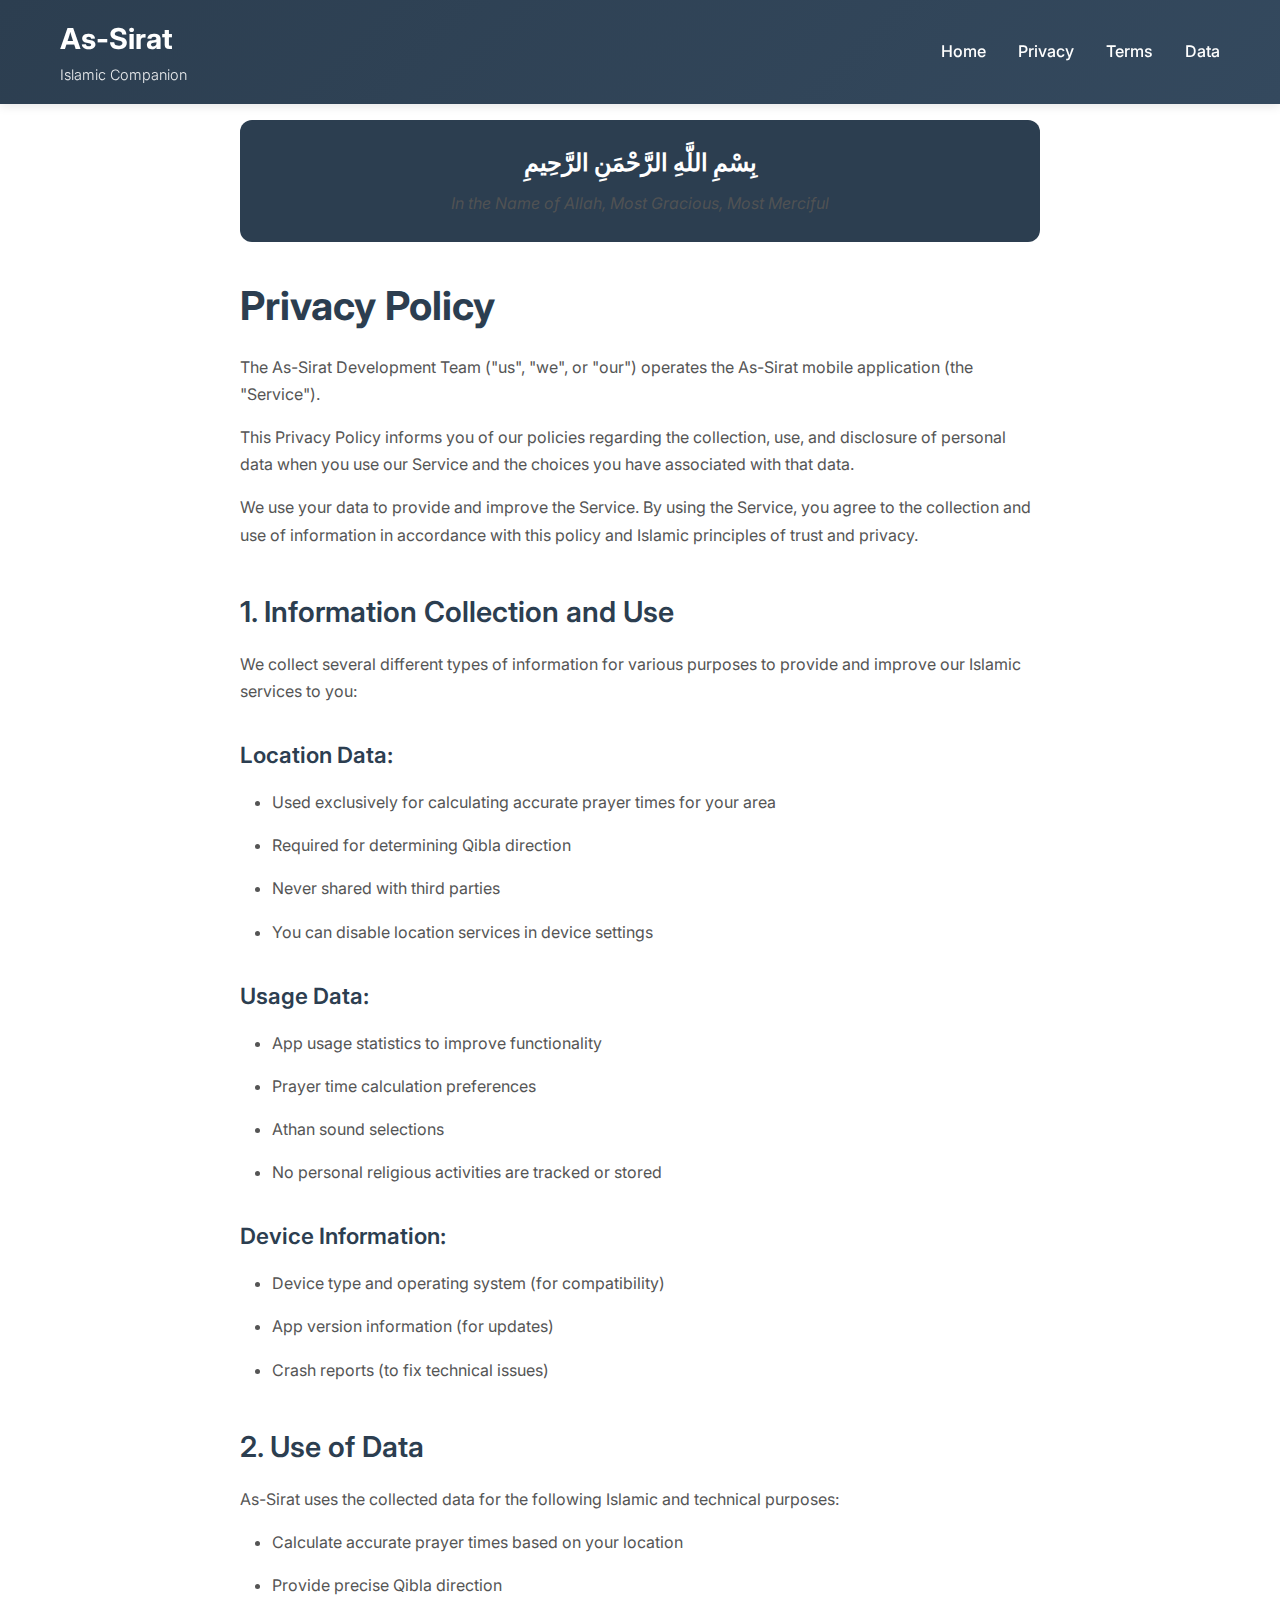
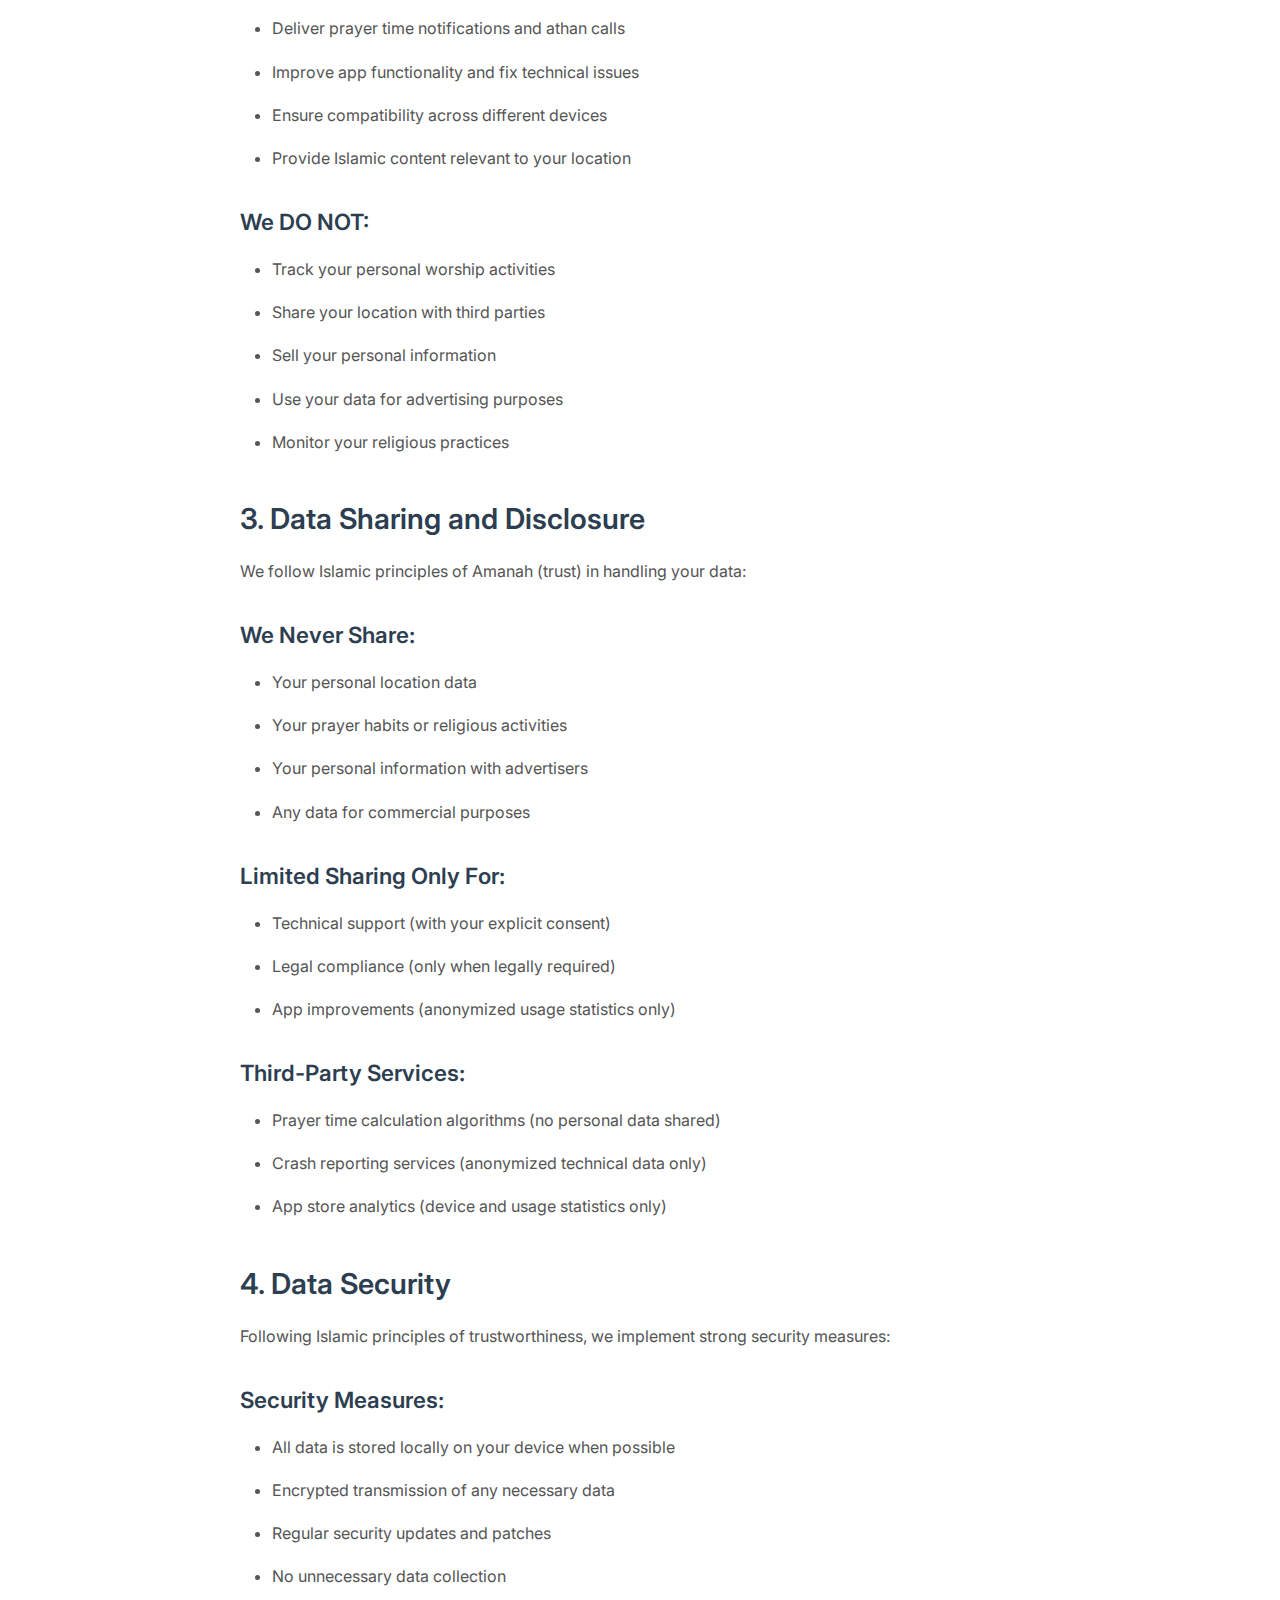
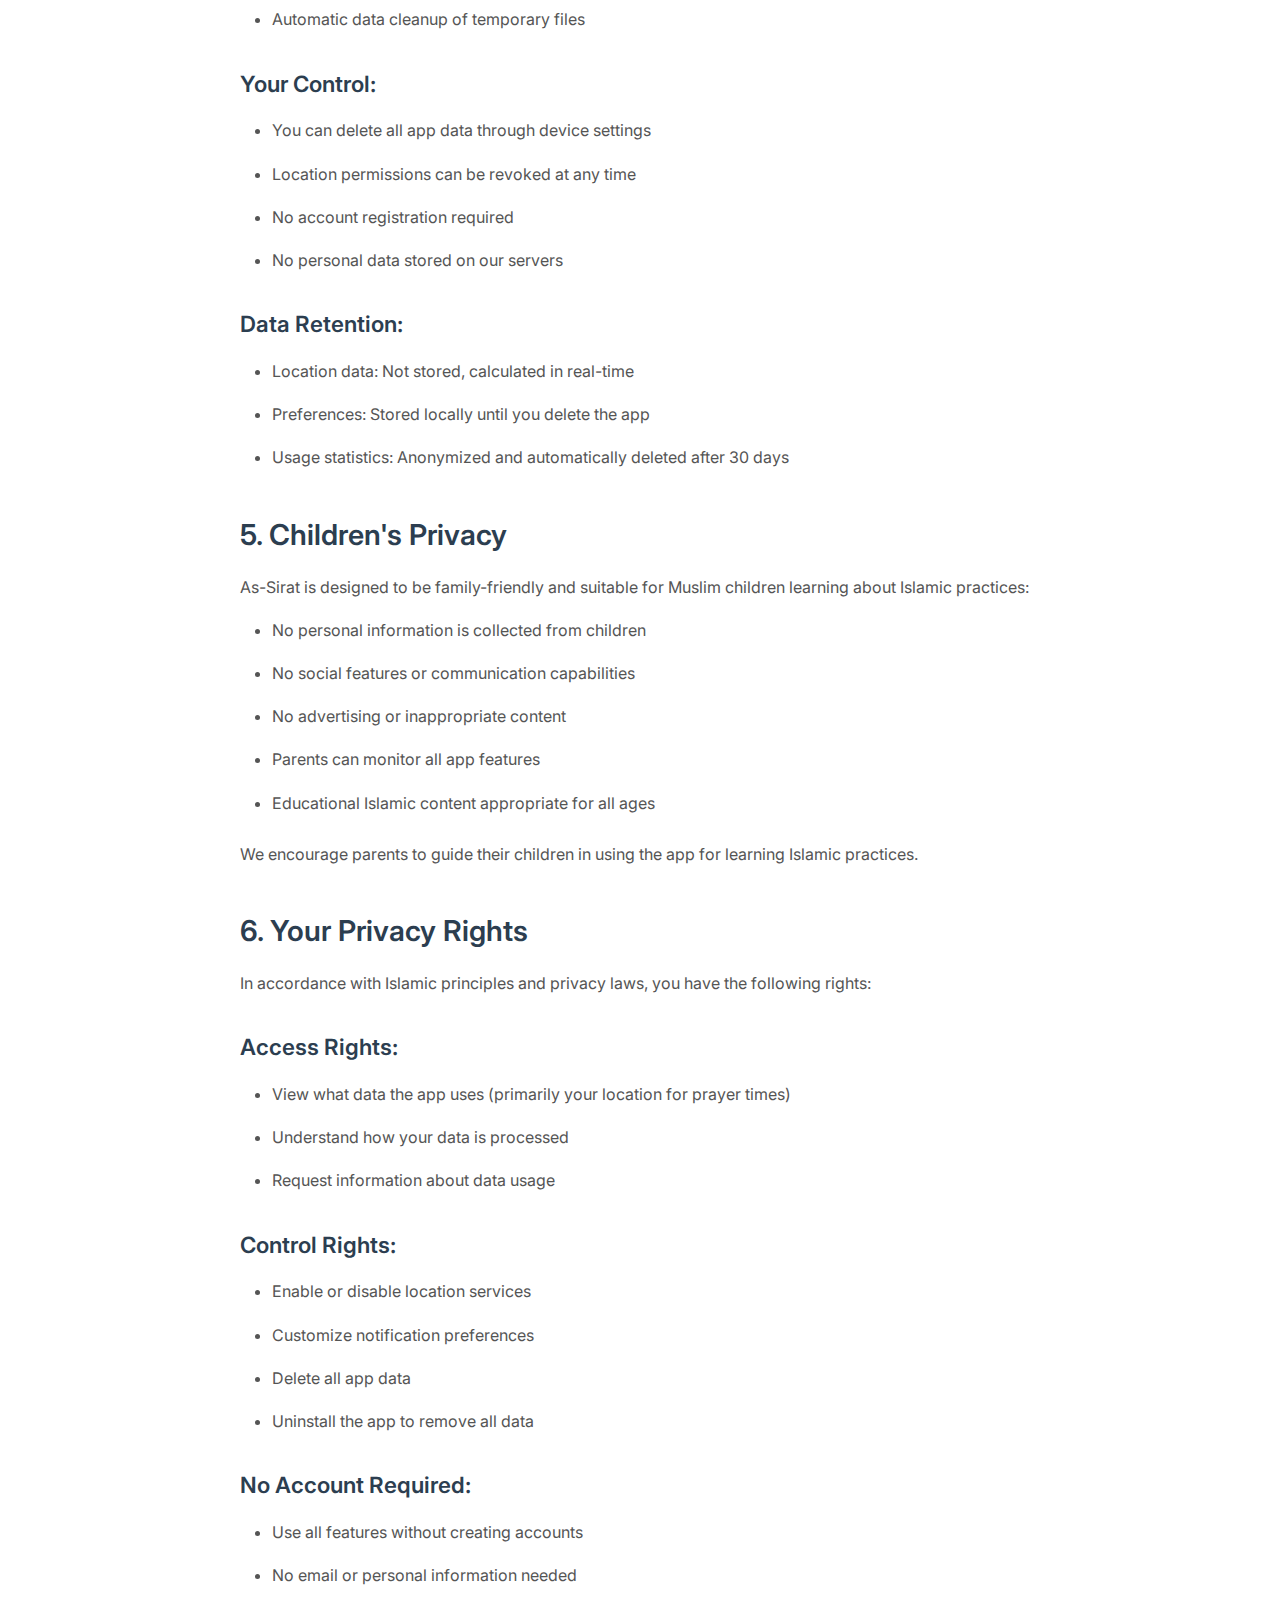
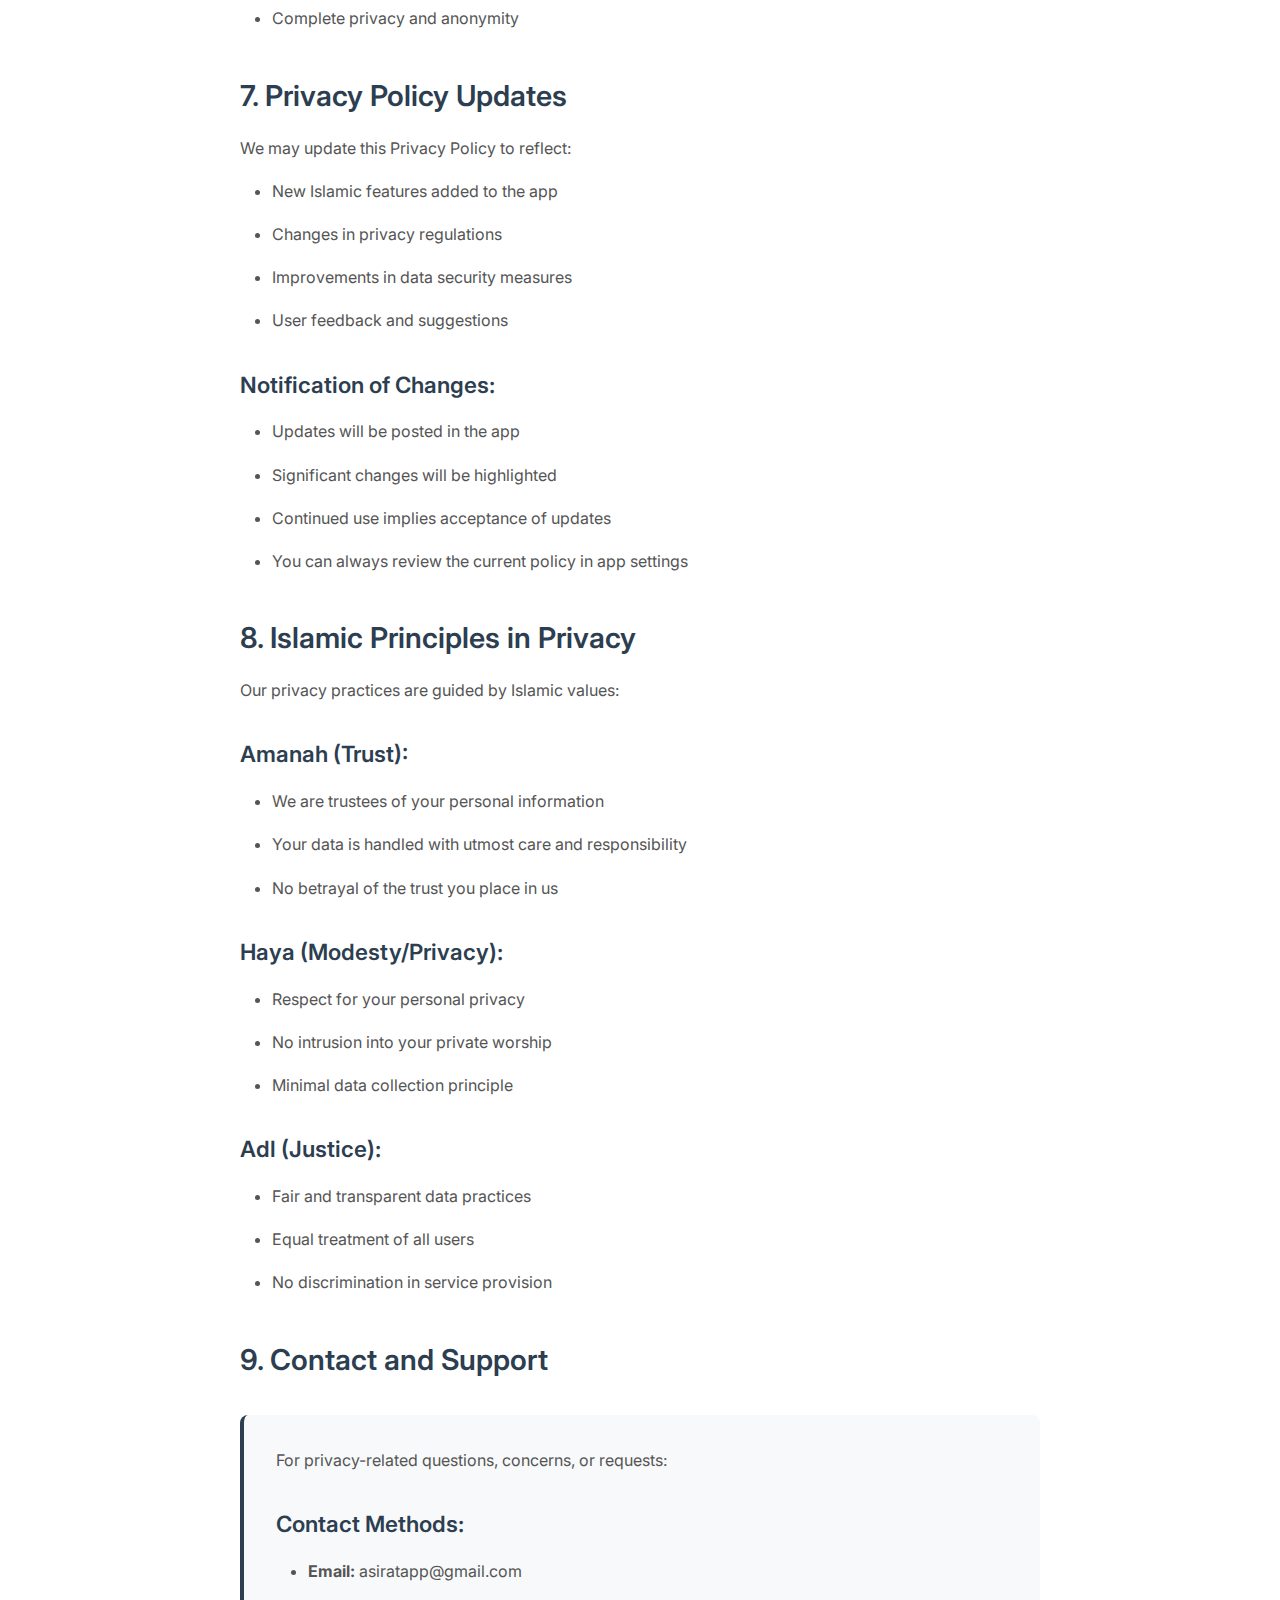
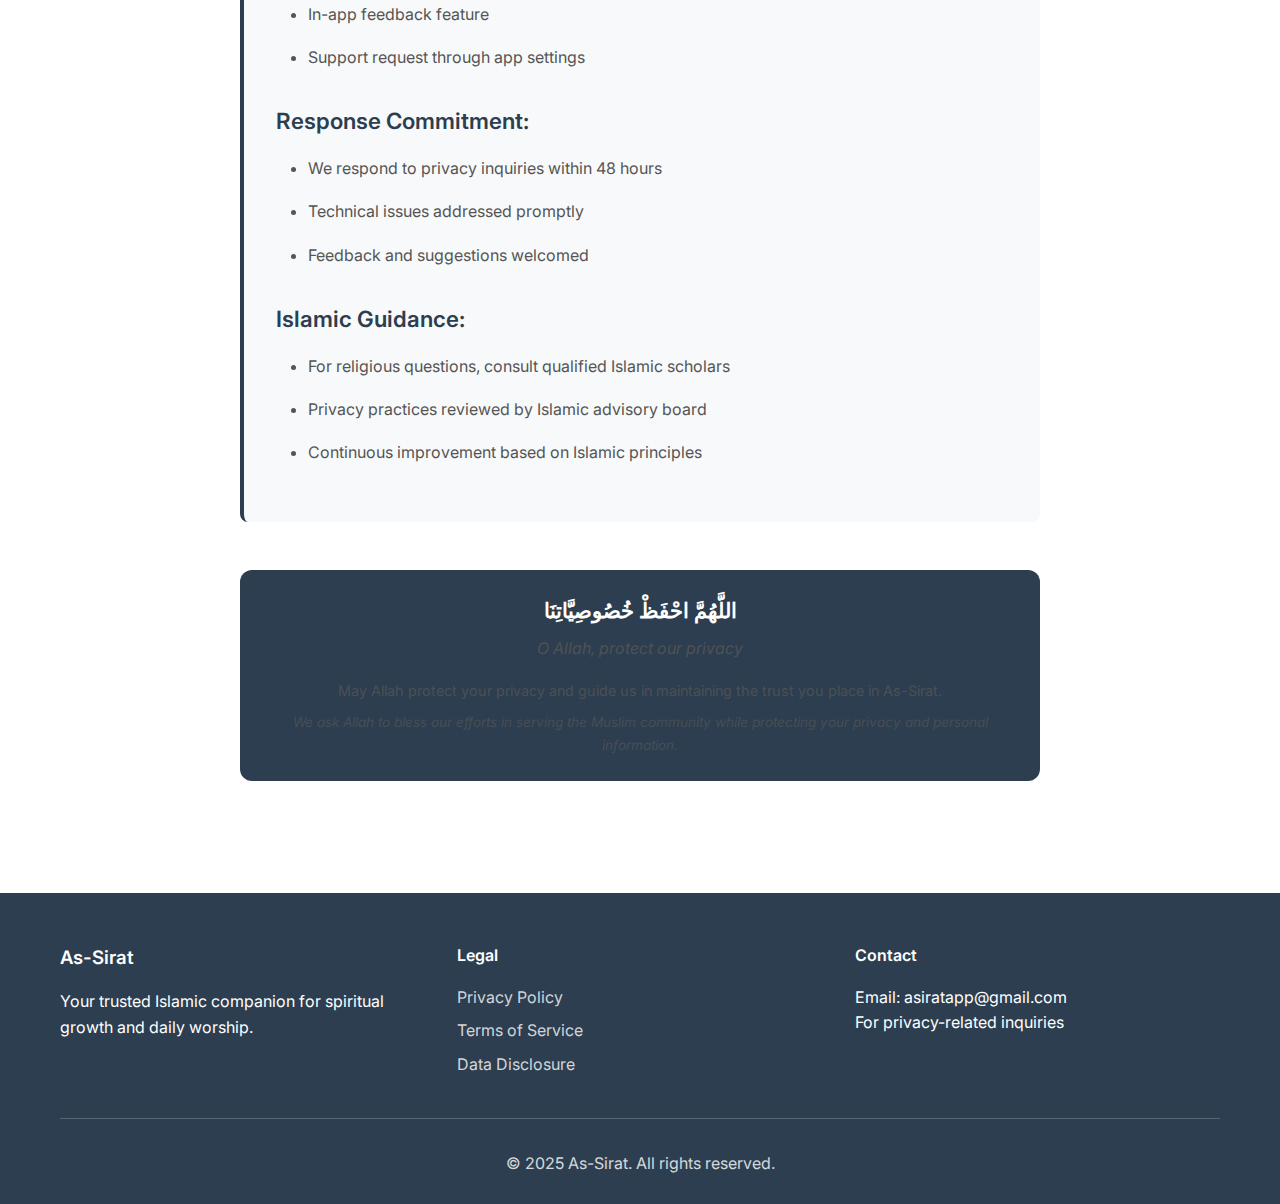
<file: privacy-policy.html>
<!DOCTYPE html>
<html lang="en">
<head>
    <meta charset="UTF-8">
    <meta name="viewport" content="width=device-width, initial-scale=1.0">
    <title>Privacy Policy - As-Sirat Islamic App</title>
    <link rel="stylesheet" href="styles.css">
    <link href="https://fonts.googleapis.com/css2?family=Inter:wght@300;400;500;600;700&display=swap" rel="stylesheet">
</head>
<body>
    <header>
        <nav class="navbar">
            <div class="nav-container">
                <div class="nav-logo">
                    <a href="index.html" style="color: white; text-decoration: none;">
                        <h2>As-Sirat</h2>
                        <span class="tagline">Islamic Companion</span>
                    </a>
                </div>
                <div class="nav-menu">
                    <a href="index.html" class="nav-link">Home</a>
                    <a href="privacy-policy.html" class="nav-link">Privacy</a>
                    <a href="terms-of-service.html" class="nav-link">Terms</a>
                    <a href="data-disclosure.html" class="nav-link">Data</a>
                </div>
            </div>
        </nav>
    </header>

    <main class="legal-page">
        <div class="container">
            <div class="legal-content">
                <div style="text-align: center; margin-bottom: 2rem; padding: 1.5rem; background: #2C3E50; color: white; border-radius: 12px;">
                    <h2 style="margin: 0; color: white; font-size: 1.5rem; font-weight: bold;">بِسْمِ اللَّهِ الرَّحْمَنِ الرَّحِيمِ</h2>
                    <p style="margin: 0.5rem 0 0 0; font-style: italic; opacity: 0.9;">In the Name of Allah, Most Gracious, Most Merciful</p>
                </div>

                <h1>Privacy Policy</h1>

                <p>
                    The As-Sirat Development Team ("us", "we", or "our") operates the As-Sirat mobile application (the "Service").
                </p>
                <p>
                    This Privacy Policy informs you of our policies regarding the collection, use, and disclosure of personal data when you use our Service and the choices you have associated with that data.
                </p>
                <p>
                    We use your data to provide and improve the Service. By using the Service, you agree to the collection and use of information in accordance with this policy and Islamic principles of trust and privacy.
                </p>

                <h2>1. Information Collection and Use</h2>
                <p>
                    We collect several different types of information for various purposes to provide and improve our Islamic services to you:
                </p>
                
                <h3>Location Data:</h3>
                <ul>
                    <li>Used exclusively for calculating accurate prayer times for your area</li>
                    <li>Required for determining Qibla direction</li>
                    <li>Never shared with third parties</li>
                    <li>You can disable location services in device settings</li>
                </ul>

                <h3>Usage Data:</h3>
                <ul>
                    <li>App usage statistics to improve functionality</li>
                    <li>Prayer time calculation preferences</li>
                    <li>Athan sound selections</li>
                    <li>No personal religious activities are tracked or stored</li>
                </ul>

                <h3>Device Information:</h3>
                <ul>
                    <li>Device type and operating system (for compatibility)</li>
                    <li>App version information (for updates)</li>
                    <li>Crash reports (to fix technical issues)</li>
                </ul>

                <h2>2. Use of Data</h2>
                <p>As-Sirat uses the collected data for the following Islamic and technical purposes:</p>
                <ul>
                    <li>Calculate accurate prayer times based on your location</li>
                    <li>Provide precise Qibla direction</li>
                    <li>Deliver prayer time notifications and athan calls</li>
                    <li>Improve app functionality and fix technical issues</li>
                    <li>Ensure compatibility across different devices</li>
                    <li>Provide Islamic content relevant to your location</li>
                </ul>

                <h3>We DO NOT:</h3>
                <ul>
                    <li>Track your personal worship activities</li>
                    <li>Share your location with third parties</li>
                    <li>Sell your personal information</li>
                    <li>Use your data for advertising purposes</li>
                    <li>Monitor your religious practices</li>
                </ul>

                <h2>3. Data Sharing and Disclosure</h2>
                <p>We follow Islamic principles of Amanah (trust) in handling your data:</p>

                <h3>We Never Share:</h3>
                <ul>
                    <li>Your personal location data</li>
                    <li>Your prayer habits or religious activities</li>
                    <li>Your personal information with advertisers</li>
                    <li>Any data for commercial purposes</li>
                </ul>

                <h3>Limited Sharing Only For:</h3>
                <ul>
                    <li>Technical support (with your explicit consent)</li>
                    <li>Legal compliance (only when legally required)</li>
                    <li>App improvements (anonymized usage statistics only)</li>
                </ul>

                <h3>Third-Party Services:</h3>
                <ul>
                    <li>Prayer time calculation algorithms (no personal data shared)</li>
                    <li>Crash reporting services (anonymized technical data only)</li>
                    <li>App store analytics (device and usage statistics only)</li>
                </ul>

                <h2>4. Data Security</h2>
                <p>Following Islamic principles of trustworthiness, we implement strong security measures:</p>

                <h3>Security Measures:</h3>
                <ul>
                    <li>All data is stored locally on your device when possible</li>
                    <li>Encrypted transmission of any necessary data</li>
                    <li>Regular security updates and patches</li>
                    <li>No unnecessary data collection</li>
                    <li>Automatic data cleanup of temporary files</li>
                </ul>

                <h3>Your Control:</h3>
                <ul>
                    <li>You can delete all app data through device settings</li>
                    <li>Location permissions can be revoked at any time</li>
                    <li>No account registration required</li>
                    <li>No personal data stored on our servers</li>
                </ul>

                <h3>Data Retention:</h3>
                <ul>
                    <li>Location data: Not stored, calculated in real-time</li>
                    <li>Preferences: Stored locally until you delete the app</li>
                    <li>Usage statistics: Anonymized and automatically deleted after 30 days</li>
                </ul>

                <h2>5. Children's Privacy</h2>
                <p>As-Sirat is designed to be family-friendly and suitable for Muslim children learning about Islamic practices:</p>
                <ul>
                    <li>No personal information is collected from children</li>
                    <li>No social features or communication capabilities</li>
                    <li>No advertising or inappropriate content</li>
                    <li>Parents can monitor all app features</li>
                    <li>Educational Islamic content appropriate for all ages</li>
                </ul>
                <p>We encourage parents to guide their children in using the app for learning Islamic practices.</p>

                <h2>6. Your Privacy Rights</h2>
                <p>In accordance with Islamic principles and privacy laws, you have the following rights:</p>

                <h3>Access Rights:</h3>
                <ul>
                    <li>View what data the app uses (primarily your location for prayer times)</li>
                    <li>Understand how your data is processed</li>
                    <li>Request information about data usage</li>
                </ul>

                <h3>Control Rights:</h3>
                <ul>
                    <li>Enable or disable location services</li>
                    <li>Customize notification preferences</li>
                    <li>Delete all app data</li>
                    <li>Uninstall the app to remove all data</li>
                </ul>

                <h3>No Account Required:</h3>
                <ul>
                    <li>Use all features without creating accounts</li>
                    <li>No email or personal information needed</li>
                    <li>Complete privacy and anonymity</li>
                </ul>

                <h2>7. Privacy Policy Updates</h2>
                <p>We may update this Privacy Policy to reflect:</p>
                <ul>
                    <li>New Islamic features added to the app</li>
                    <li>Changes in privacy regulations</li>
                    <li>Improvements in data security measures</li>
                    <li>User feedback and suggestions</li>
                </ul>

                <h3>Notification of Changes:</h3>
                <ul>
                    <li>Updates will be posted in the app</li>
                    <li>Significant changes will be highlighted</li>
                    <li>Continued use implies acceptance of updates</li>
                    <li>You can always review the current policy in app settings</li>
                </ul>

                <h2>8. Islamic Principles in Privacy</h2>
                <p>Our privacy practices are guided by Islamic values:</p>

                <h3>Amanah (Trust):</h3>
                <ul>
                    <li>We are trustees of your personal information</li>
                    <li>Your data is handled with utmost care and responsibility</li>
                    <li>No betrayal of the trust you place in us</li>
                </ul>

                <h3>Haya (Modesty/Privacy):</h3>
                <ul>
                    <li>Respect for your personal privacy</li>
                    <li>No intrusion into your private worship</li>
                    <li>Minimal data collection principle</li>
                </ul>

                <h3>Adl (Justice):</h3>
                <ul>
                    <li>Fair and transparent data practices</li>
                    <li>Equal treatment of all users</li>
                    <li>No discrimination in service provision</li>
                </ul>

                <h2>9. Contact and Support</h2>
                <div class="contact-info">
                    <p>For privacy-related questions, concerns, or requests:</p>
                    
                    <h3>Contact Methods:</h3>
                    <ul>
                        <li><strong>Email:</strong> asiratapp@gmail.com</li>
                        <li>In-app feedback feature</li>
                        <li>Support request through app settings</li>
                    </ul>
                    
                    <h3>Response Commitment:</h3>
                    <ul>
                        <li>We respond to privacy inquiries within 48 hours</li>
                        <li>Technical issues addressed promptly</li>
                        <li>Feedback and suggestions welcomed</li>
                    </ul>
                    
                    <h3>Islamic Guidance:</h3>
                    <ul>
                        <li>For religious questions, consult qualified Islamic scholars</li>
                        <li>Privacy practices reviewed by Islamic advisory board</li>
                        <li>Continuous improvement based on Islamic principles</li>
                    </ul>
                </div>

                <div style="text-align: center; margin: 3rem 0 2rem; padding: 1.5rem; background: #2C3E50; color: white; border-radius: 12px;">
                    <h3 style="margin: 0; color: white; font-size: 1.3rem; font-weight: bold;">اللَّهُمَّ احْفَظْ خُصُوصِيَّاتِنَا</h3>
                    <p style="margin: 0.5rem 0; font-style: italic; opacity: 0.9;">O Allah, protect our privacy</p>
                    <p style="margin: 1rem 0 0 0; font-size: 0.9rem; opacity: 0.8;">
                        May Allah protect your privacy and guide us in maintaining the trust you place in As-Sirat.
                    </p>
                    <p style="margin: 0.5rem 0 0 0; font-size: 0.85rem; opacity: 0.7; font-style: italic;">
                        We ask Allah to bless our efforts in serving the Muslim community while protecting your privacy and personal information.
                    </p>
                </div>
            </div>
        </div>
    </main>

    <footer>
        <div class="container">
            <div class="footer-content">
                <div class="footer-section">
                    <h3>As-Sirat</h3>
                    <p>Your trusted Islamic companion for spiritual growth and daily worship.</p>
                </div>
                <div class="footer-section">
                    <h4>Legal</h4>
                    <ul>
                        <li><a href="privacy-policy.html">Privacy Policy</a></li>
                        <li><a href="terms-of-service.html">Terms of Service</a></li>
                        <li><a href="data-disclosure.html">Data Disclosure</a></li>
                    </ul>
                </div>
                <div class="footer-section">
                    <h4>Contact</h4>
                    <p>Email: asiratapp@gmail.com</p>
                    <p>For privacy-related inquiries</p>
                </div>
            </div>
            <div class="footer-bottom">
                <p>&copy; 2025 As-Sirat. All rights reserved.</p>
            </div>
        </div>
    </footer>
</body>
</html>
</file>
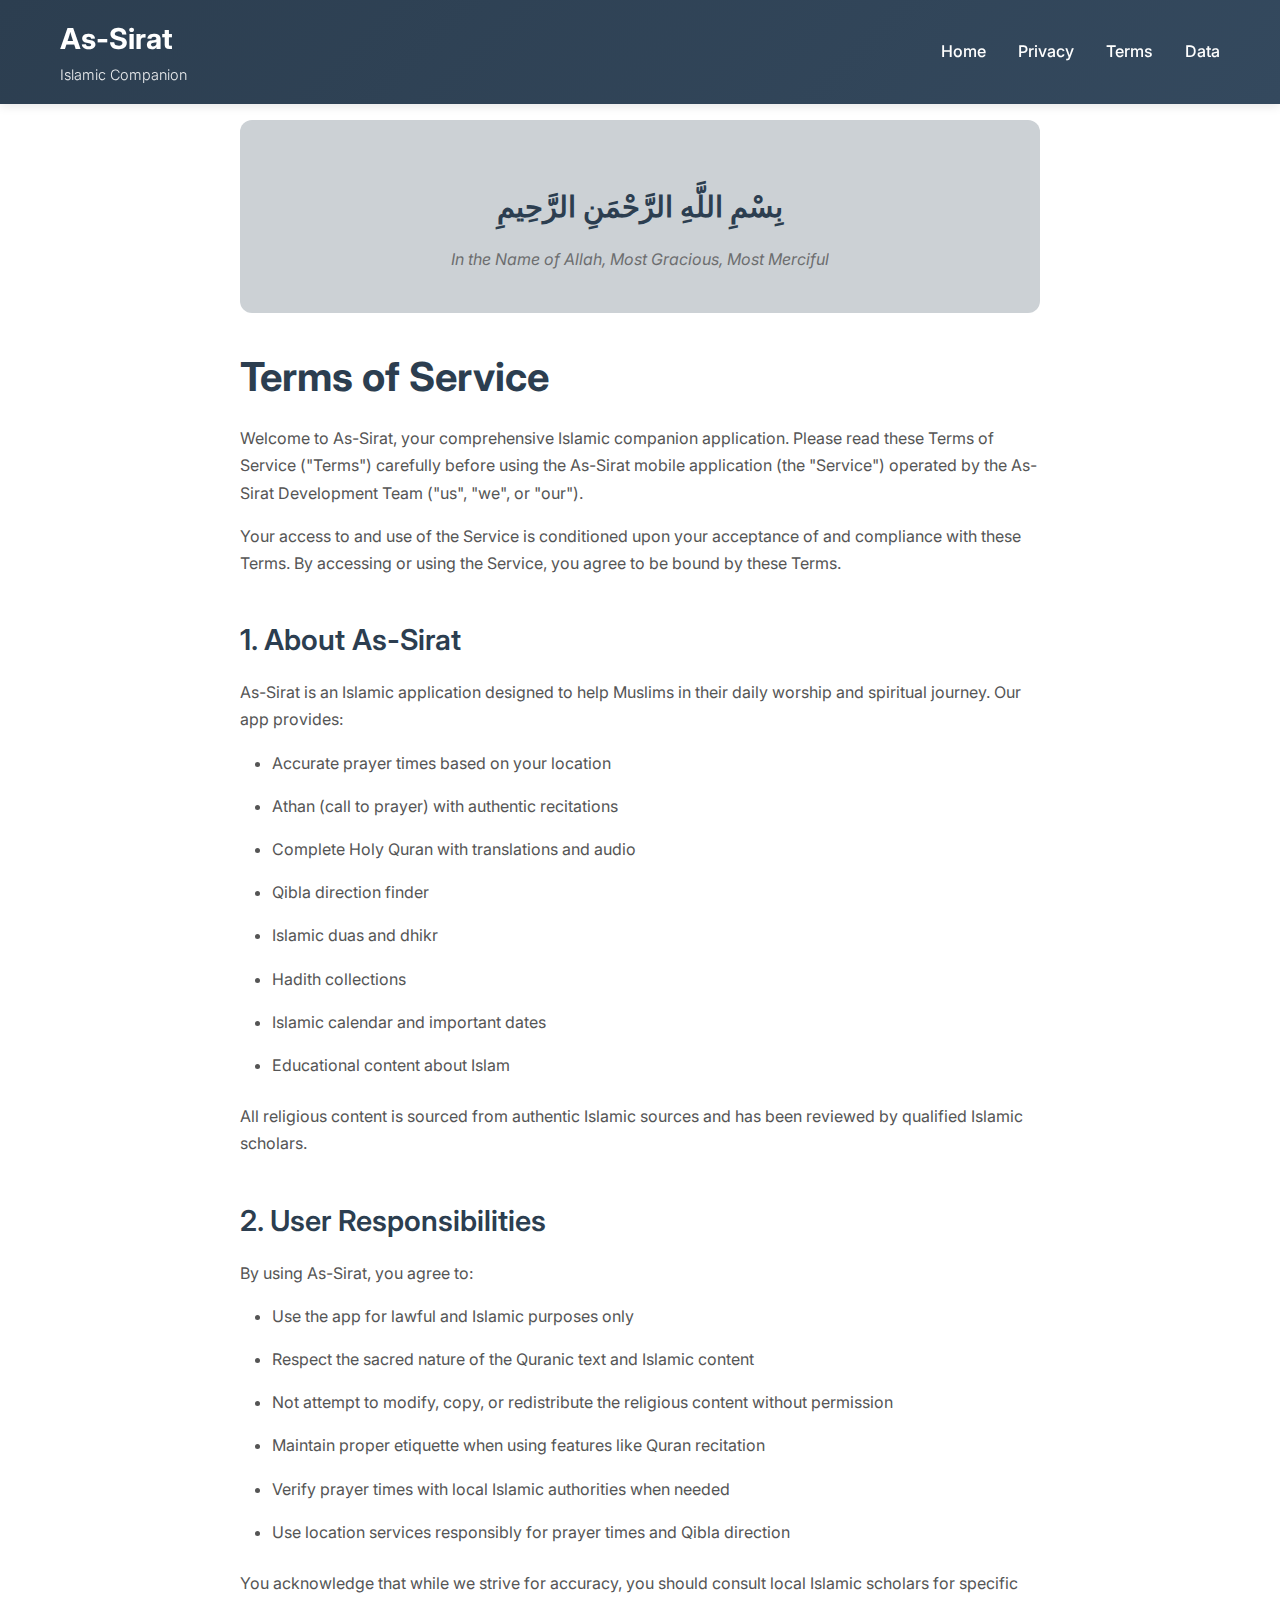
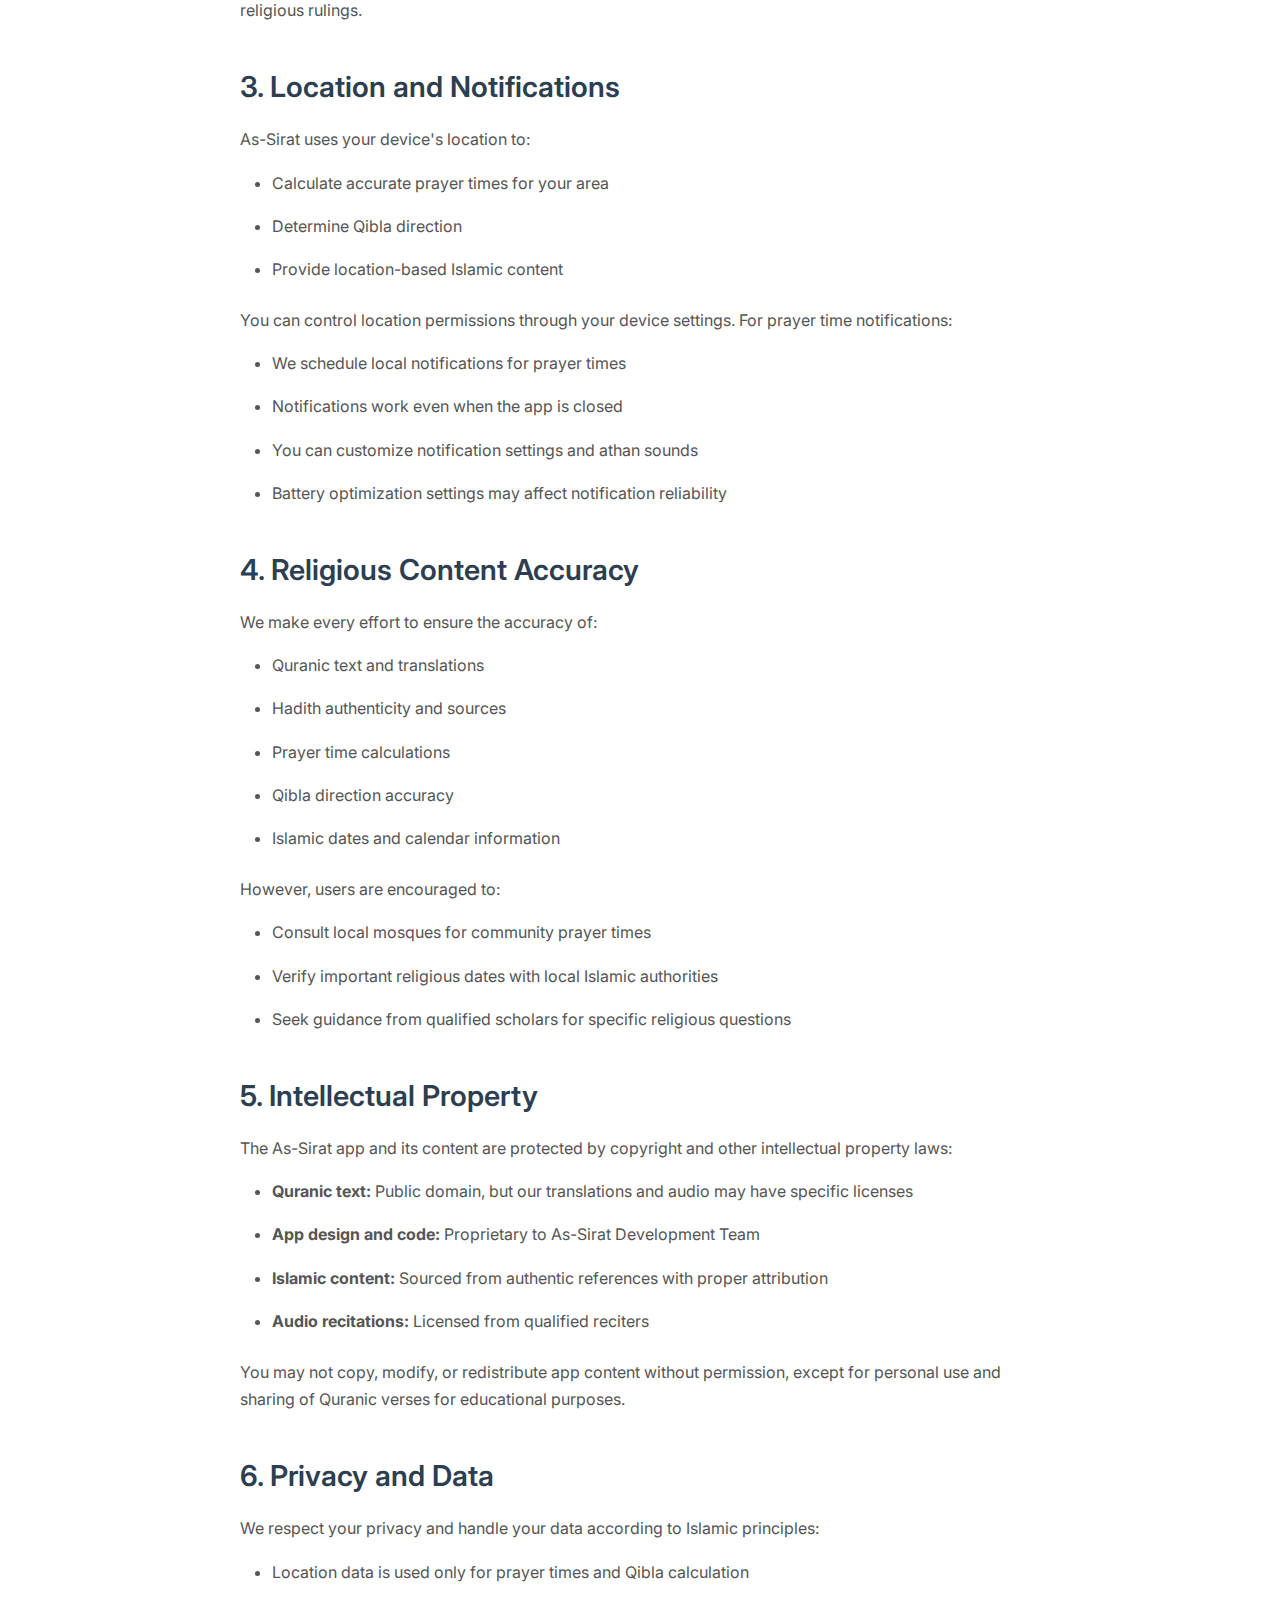
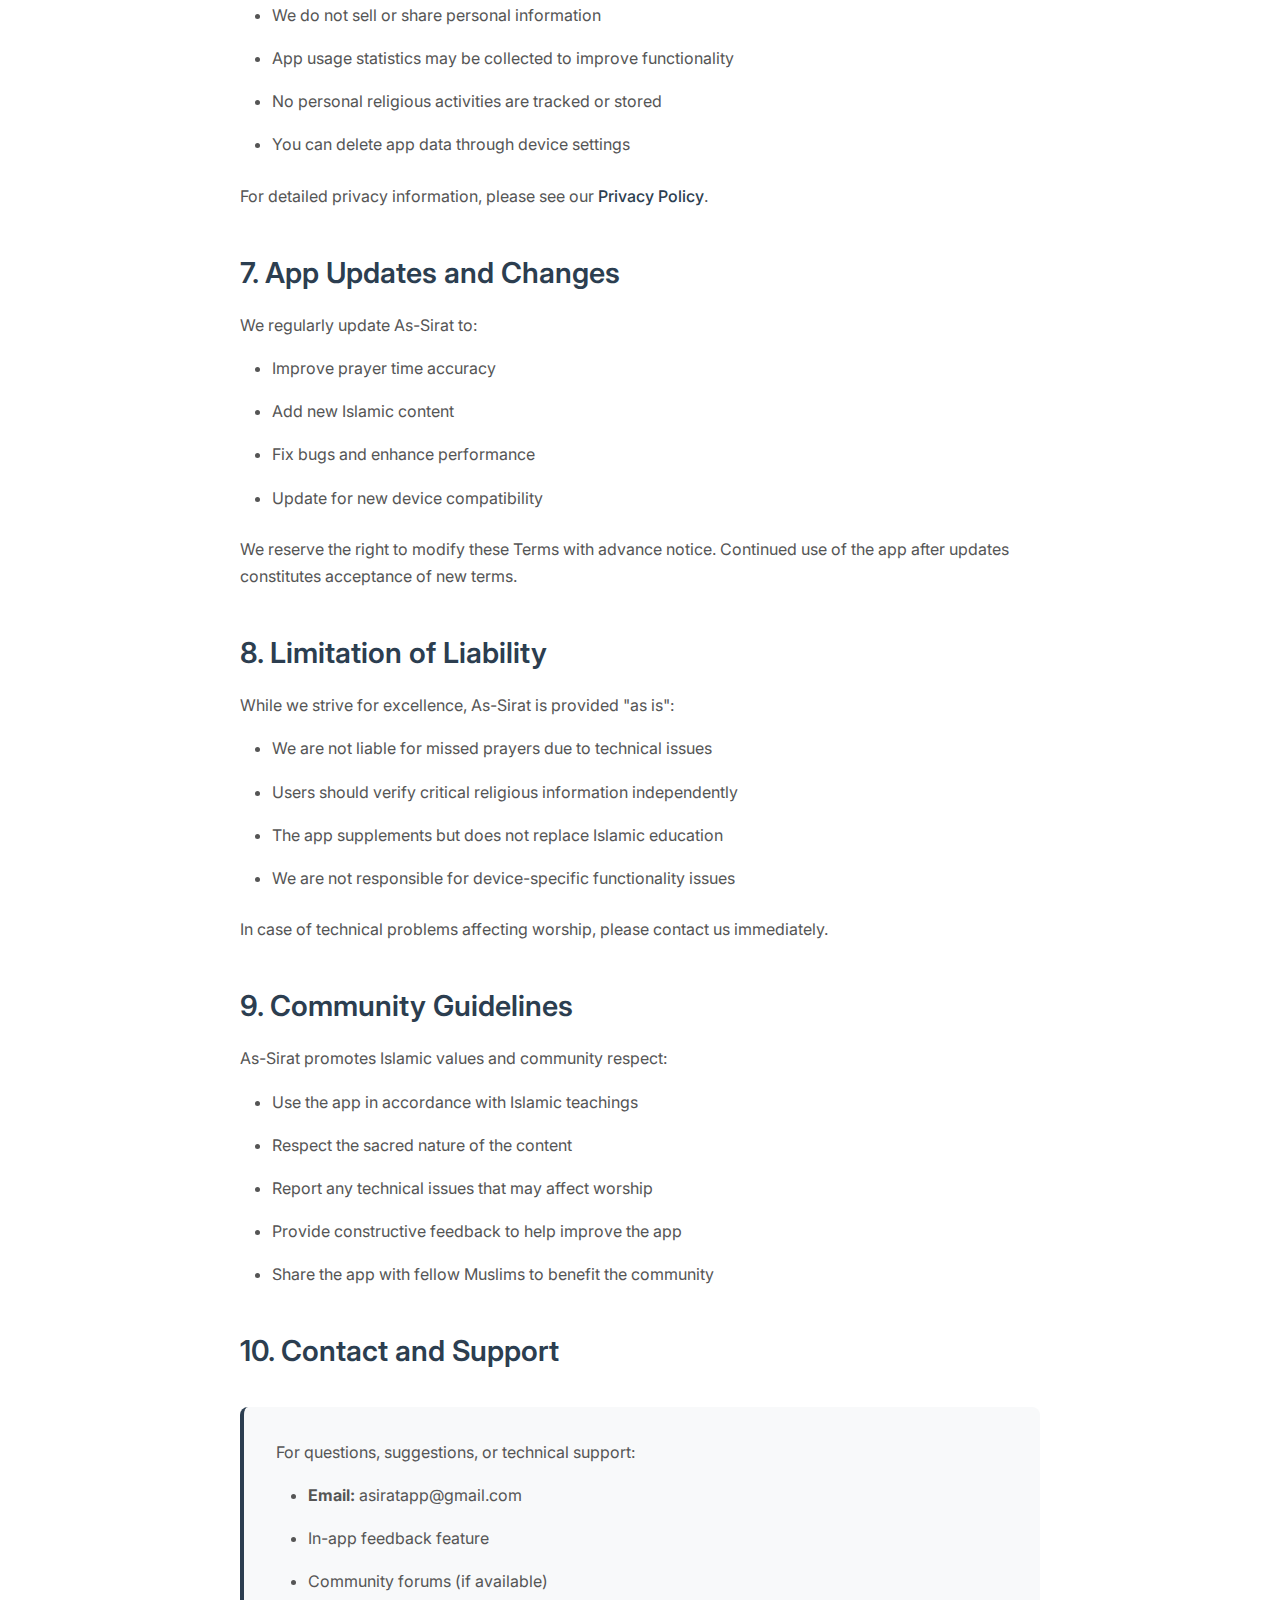
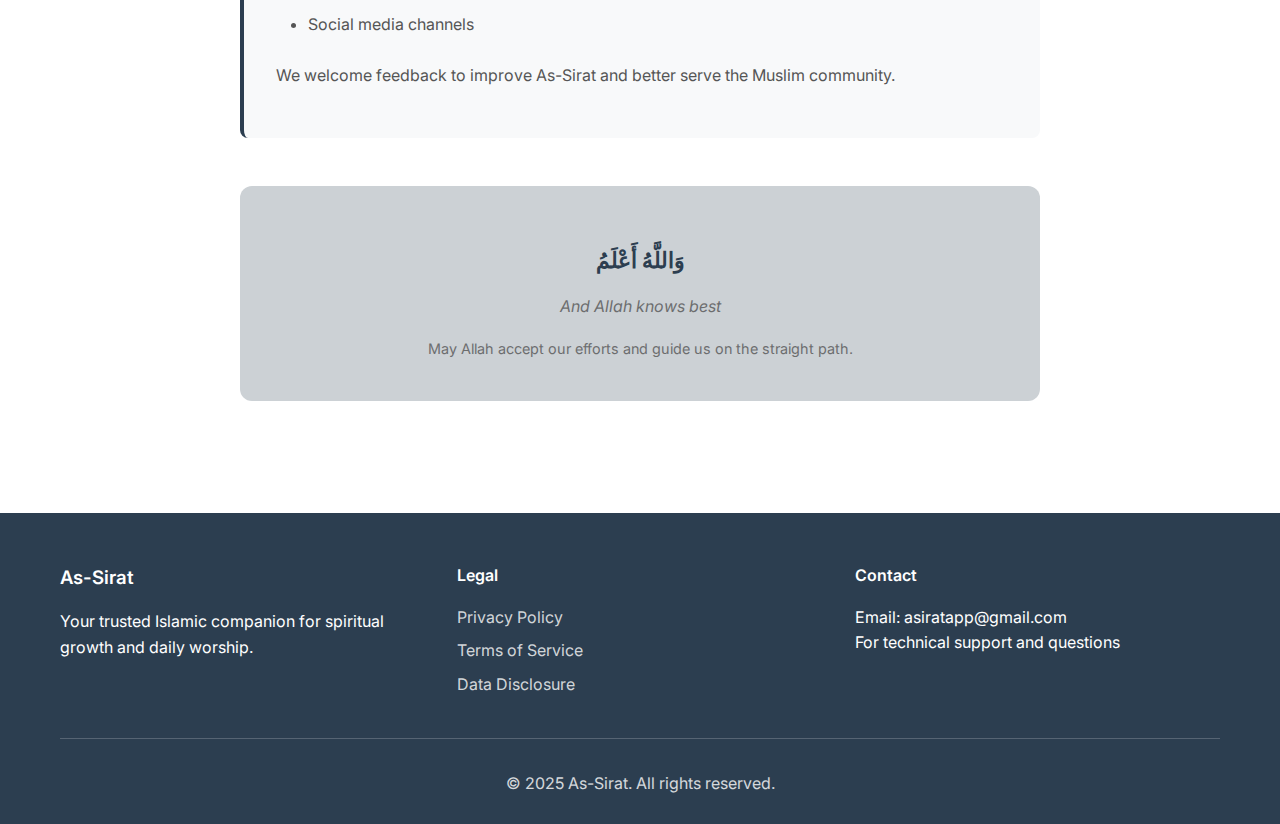
<file: terms-of-service.html>
<!DOCTYPE html>
<html lang="en">
<head>
    <meta charset="UTF-8">
    <meta name="viewport" content="width=device-width, initial-scale=1.0">
    <title>Terms of Service - As-Sirat Islamic App</title>
    <link rel="stylesheet" href="styles.css">
    <link href="https://fonts.googleapis.com/css2?family=Inter:wght@300;400;500;600;700&display=swap" rel="stylesheet">
</head>
<body>
    <header>
        <nav class="navbar">
            <div class="nav-container">
                <div class="nav-logo">
                    <a href="index.html" class="logo-link">
                        <h2>As-Sirat</h2>
                        <span class="tagline">Islamic Companion</span>
                    </a>
                </div>
                <div class="nav-menu">
                    <a href="index.html" class="nav-link">Home</a>
                    <a href="privacy-policy.html" class="nav-link">Privacy</a>
                    <a href="terms-of-service.html" class="nav-link">Terms</a>
                    <a href="data-disclosure.html" class="nav-link">Data</a>
                </div>
                <div class="hamburger-menu">
                    <span></span>
                    <span></span>
                    <span></span>
                </div>
            </div>
        </nav>
    </header>

    <main class="legal-page">
        <div class="container">
            <div class="legal-content">
                <div class="islamic-header">
                    <h2>بِسْمِ اللَّهِ الرَّحْمَنِ الرَّحِيمِ</h2>
                    <p>In the Name of Allah, Most Gracious, Most Merciful</p>
                </div>

                <h1>Terms of Service</h1>

                <p>
                    Welcome to As-Sirat, your comprehensive Islamic companion application. Please read these Terms of Service ("Terms") carefully before using the As-Sirat mobile application (the "Service") operated by the As-Sirat Development Team ("us", "we", or "our").
                </p>
                <p>
                    Your access to and use of the Service is conditioned upon your acceptance of and compliance with these Terms. By accessing or using the Service, you agree to be bound by these Terms.
                </p>

                <h2>1. About As-Sirat</h2>
                <p>As-Sirat is an Islamic application designed to help Muslims in their daily worship and spiritual journey. Our app provides:</p>
                <ul>
                    <li>Accurate prayer times based on your location</li>
                    <li>Athan (call to prayer) with authentic recitations</li>
                    <li>Complete Holy Quran with translations and audio</li>
                    <li>Qibla direction finder</li>
                    <li>Islamic duas and dhikr</li>
                    <li>Hadith collections</li>
                    <li>Islamic calendar and important dates</li>
                    <li>Educational content about Islam</li>
                </ul>
                <p>All religious content is sourced from authentic Islamic sources and has been reviewed by qualified Islamic scholars.</p>

                <h2>2. User Responsibilities</h2>
                <p>By using As-Sirat, you agree to:</p>
                <ul>
                    <li>Use the app for lawful and Islamic purposes only</li>
                    <li>Respect the sacred nature of the Quranic text and Islamic content</li>
                    <li>Not attempt to modify, copy, or redistribute the religious content without permission</li>
                    <li>Maintain proper etiquette when using features like Quran recitation</li>
                    <li>Verify prayer times with local Islamic authorities when needed</li>
                    <li>Use location services responsibly for prayer times and Qibla direction</li>
                </ul>
                <p>You acknowledge that while we strive for accuracy, you should consult local Islamic scholars for specific religious rulings.</p>

                <h2>3. Location and Notifications</h2>
                <p>As-Sirat uses your device's location to:</p>
                <ul>
                    <li>Calculate accurate prayer times for your area</li>
                    <li>Determine Qibla direction</li>
                    <li>Provide location-based Islamic content</li>
                </ul>
                <p>You can control location permissions through your device settings. For prayer time notifications:</p>
                <ul>
                    <li>We schedule local notifications for prayer times</li>
                    <li>Notifications work even when the app is closed</li>
                    <li>You can customize notification settings and athan sounds</li>
                    <li>Battery optimization settings may affect notification reliability</li>
                </ul>

                <h2>4. Religious Content Accuracy</h2>
                <p>We make every effort to ensure the accuracy of:</p>
                <ul>
                    <li>Quranic text and translations</li>
                    <li>Hadith authenticity and sources</li>
                    <li>Prayer time calculations</li>
                    <li>Qibla direction accuracy</li>
                    <li>Islamic dates and calendar information</li>
                </ul>
                <p>However, users are encouraged to:</p>
                <ul>
                    <li>Consult local mosques for community prayer times</li>
                    <li>Verify important religious dates with local Islamic authorities</li>
                    <li>Seek guidance from qualified scholars for specific religious questions</li>
                </ul>

                <h2>5. Intellectual Property</h2>
                <p>The As-Sirat app and its content are protected by copyright and other intellectual property laws:</p>
                <ul>
                    <li><strong>Quranic text:</strong> Public domain, but our translations and audio may have specific licenses</li>
                    <li><strong>App design and code:</strong> Proprietary to As-Sirat Development Team</li>
                    <li><strong>Islamic content:</strong> Sourced from authentic references with proper attribution</li>
                    <li><strong>Audio recitations:</strong> Licensed from qualified reciters</li>
                </ul>
                <p>You may not copy, modify, or redistribute app content without permission, except for personal use and sharing of Quranic verses for educational purposes.</p>

                <h2>6. Privacy and Data</h2>
                <p>We respect your privacy and handle your data according to Islamic principles:</p>
                <ul>
                    <li>Location data is used only for prayer times and Qibla calculation</li>
                    <li>We do not sell or share personal information</li>
                    <li>App usage statistics may be collected to improve functionality</li>
                    <li>No personal religious activities are tracked or stored</li>
                    <li>You can delete app data through device settings</li>
                </ul>
                <p>For detailed privacy information, please see our <a href="privacy-policy.html">Privacy Policy</a>.</p>

                <h2>7. App Updates and Changes</h2>
                <p>We regularly update As-Sirat to:</p>
                <ul>
                    <li>Improve prayer time accuracy</li>
                    <li>Add new Islamic content</li>
                    <li>Fix bugs and enhance performance</li>
                    <li>Update for new device compatibility</li>
                </ul>
                <p>We reserve the right to modify these Terms with advance notice. Continued use of the app after updates constitutes acceptance of new terms.</p>

                <h2>8. Limitation of Liability</h2>
                <p>While we strive for excellence, As-Sirat is provided "as is":</p>
                <ul>
                    <li>We are not liable for missed prayers due to technical issues</li>
                    <li>Users should verify critical religious information independently</li>
                    <li>The app supplements but does not replace Islamic education</li>
                    <li>We are not responsible for device-specific functionality issues</li>
                </ul>
                <p>In case of technical problems affecting worship, please contact us immediately.</p>

                <h2>9. Community Guidelines</h2>
                <p>As-Sirat promotes Islamic values and community respect:</p>
                <ul>
                    <li>Use the app in accordance with Islamic teachings</li>
                    <li>Respect the sacred nature of the content</li>
                    <li>Report any technical issues that may affect worship</li>
                    <li>Provide constructive feedback to help improve the app</li>
                    <li>Share the app with fellow Muslims to benefit the community</li>
                </ul>

                <h2>10. Contact and Support</h2>
                <div class="contact-info">
                    <p>For questions, suggestions, or technical support:</p>
                    <ul>
                        <li><strong>Email:</strong> asiratapp@gmail.com</li>
                        <li>In-app feedback feature</li>
                        <li>Community forums (if available)</li>
                        <li>Social media channels</li>
                    </ul>
                    <p>We welcome feedback to improve As-Sirat and better serve the Muslim community.</p>
                </div>

                <div class="islamic-footer">
                    <h3>وَاللَّهُ أَعْلَمُ</h3>
                    <p class="arabic-translation">And Allah knows best</p>
                    <p class="dua-text">
                        May Allah accept our efforts and guide us on the straight path.
                    </p>
                </div>
            </div>
        </div>
    </main>

    <footer>
        <div class="container">
            <div class="footer-content">
                <div class="footer-section">
                    <h3>As-Sirat</h3>
                    <p>Your trusted Islamic companion for spiritual growth and daily worship.</p>
                </div>
                <div class="footer-section">
                    <h4>Legal</h4>
                    <ul>
                        <li><a href="privacy-policy.html">Privacy Policy</a></li>
                        <li><a href="terms-of-service.html">Terms of Service</a></li>
                        <li><a href="data-disclosure.html">Data Disclosure</a></li>
                    </ul>
                </div>
                <div class="footer-section">
                    <h4>Contact</h4>
                    <p>Email: asiratapp@gmail.com</p>
                    <p>For technical support and questions</p>
                </div>
            </div>
            <div class="footer-bottom">
                <p>&copy; 2025 As-Sirat. All rights reserved.</p>
            </div>
        </div>
    </footer>

    <script>
        // Mobile hamburger menu toggle
        const hamburger = document.querySelector('.hamburger-menu');
        const navMenu = document.querySelector('.nav-menu');
        
        hamburger.addEventListener('click', function() {
            hamburger.classList.toggle('active');
            navMenu.classList.toggle('active');
        });
        
        // Close menu when clicking outside
        document.addEventListener('click', function(e) {
            if (!hamburger.contains(e.target) && !navMenu.contains(e.target)) {
                hamburger.classList.remove('active');
                navMenu.classList.remove('active');
            }
        });
        
        // Close menu when clicking on a link
        document.querySelectorAll('.nav-link').forEach(link => {
            link.addEventListener('click', () => {
                hamburger.classList.remove('active');
                navMenu.classList.remove('active');
            });
        });
    </script>
</body>
</html>
</file>
<file: styles.css>
/* Reset and Base Styles */
* {
    margin: 0;
    padding: 0;
    box-sizing: border-box;
}

body {
    font-family: 'Inter', -apple-system, BlinkMacSystemFont, 'Segoe UI', Roboto, sans-serif;
    line-height: 1.6;
    color: #333;
    background-color: #fafafa;
}

.container {
    max-width: 1200px;
    margin: 0 auto;
    padding: 0 20px;
}

/* Header & Navigation */
.navbar {
    background: linear-gradient(135deg, #2C3E50, #34495E);
    color: white;
    padding: 1rem 0;
    position: fixed;
    width: 100%;
    top: 0;
    z-index: 1000;
    box-shadow: 0 2px 10px rgba(0,0,0,0.1);
}

.nav-container {
    max-width: 1200px;
    margin: 0 auto;
    padding: 0 20px;
    display: flex;
    justify-content: space-between;
    align-items: center;
}

.nav-logo h2 {
    font-size: 1.8rem;
    font-weight: 700;
    margin-bottom: 0;
}

.tagline {
    font-size: 0.9rem;
    opacity: 0.9;
    font-weight: 300;
}

.nav-menu {
    display: flex;
    gap: 2rem;
}

.nav-link {
    color: white;
    text-decoration: none;
    font-weight: 500;
    transition: opacity 0.3s ease;
}

.nav-link:hover {
    opacity: 0.8;
}

/* Hero Section */
.hero {
    background: linear-gradient(135deg, #2C3E50, #34495E);
    color: white;
    padding: 120px 0 80px;
    text-align: center;
}

.hero-content h1 {
    font-size: 3.5rem;
    font-weight: 700;
    margin-bottom: 1.5rem;
    line-height: 1.2;
}

.hero-description {
    font-size: 1.3rem;
    max-width: 600px;
    margin: 0 auto 2.5rem;
    opacity: 0.95;
    line-height: 1.6;
}

.download-buttons {
    display: flex;
    gap: 1rem;
    justify-content: center;
    flex-wrap: wrap;
}

/* Buttons */
.btn {
    display: inline-block;
    padding: 14px 28px;
    text-decoration: none;
    border-radius: 8px;
    font-weight: 600;
    transition: all 0.3s ease;
    border: 2px solid transparent;
    font-size: 1rem;
}

.btn-primary {
    background: white;
    color: #2C3E50;
    border-color: white;
}

.btn-primary:hover {
    background: transparent;
    color: white;
    border-color: white;
}

.btn-secondary {
    background: transparent;
    color: white;
    border-color: white;
}

.btn-secondary:hover {
    background: white;
    color: #2C3E50;
}

.btn-outline {
    background: transparent;
    color: #2C3E50;
    border-color: #2C3E50;
}

.btn-outline:hover {
    background: #2C3E50;
    color: white;
}

/* Features Section */
.features {
    padding: 80px 0;
    background: white;
}

.features h2 {
    text-align: center;
    font-size: 2.5rem;
    margin-bottom: 3rem;
    color: #2C3E50;
    font-weight: 700;
}

.features-grid {
    display: grid;
    grid-template-columns: repeat(auto-fit, minmax(320px, 1fr));
    gap: 2rem;
    align-items: start;
}

.feature-card {
    background: #f8f9fa;
    padding: 2.5rem 2rem;
    border-radius: 12px;
    text-align: center;
    transition: transform 0.3s ease, box-shadow 0.3s ease;
    border: 1px solid #e9ecef;
}

.feature-card:hover {
    transform: translateY(-5px);
    box-shadow: 0 10px 30px rgba(44, 62, 80, 0.1);
}

.feature-icon {
    font-size: 3rem;
    margin-bottom: 1.5rem;
}

.feature-card h3 {
    font-size: 1.4rem;
    margin-bottom: 1rem;
    color: #2C3E50;
    font-weight: 600;
}

.feature-card p {
    color: #666;
    line-height: 1.6;
}

/* About Section */
.about {
    padding: 80px 0;
    background: linear-gradient(135deg, #f8f9fa, #e9ecef);
}

.about-content {
    max-width: 800px;
    margin: 0 auto;
    text-align: center;
}

.about h2 {
    font-size: 2.5rem;
    margin-bottom: 2rem;
    color: #2C3E50;
    font-weight: 700;
}

.about p {
    font-size: 1.2rem;
    margin-bottom: 1.5rem;
    color: #555;
    line-height: 1.7;
}

/* Legal Links Section */
.legal-links {
    padding: 80px 0;
    background: white;
}

.legal-links h2 {
    text-align: center;
    font-size: 2.5rem;
    margin-bottom: 3rem;
    color: #2C3E50;
    font-weight: 700;
}

.legal-cards {
    display: grid;
    grid-template-columns: repeat(auto-fit, minmax(280px, 1fr));
    gap: 2rem;
    align-items: start;
}

.legal-card {
    background: #f8f9fa;
    padding: 2.5rem;
    border-radius: 12px;
    text-align: center;
    border: 1px solid #e9ecef;
    transition: transform 0.3s ease, box-shadow 0.3s ease;
}

.legal-card:hover {
    transform: translateY(-3px);
    box-shadow: 0 8px 25px rgba(44, 62, 80, 0.1);
}

.legal-card h3 {
    font-size: 1.5rem;
    margin-bottom: 1rem;
    color: #2C3E50;
    font-weight: 600;
}

.legal-card p {
    color: #666;
    margin-bottom: 1.5rem;
    line-height: 1.6;
}

/* Footer */
footer {
    background: #2C3E50;
    color: white;
    padding: 50px 0 20px;
}

.footer-content {
    display: grid;
    grid-template-columns: repeat(auto-fit, minmax(220px, 1fr));
    gap: 2rem;
    margin-bottom: 2rem;
    align-items: start;
}

.footer-section h3, .footer-section h4 {
    margin-bottom: 1rem;
    font-weight: 600;
}

.footer-section ul {
    list-style: none;
}

.footer-section ul li {
    margin-bottom: 0.5rem;
}

.footer-section a {
    color: rgba(255, 255, 255, 0.8);
    text-decoration: none;
    transition: color 0.3s ease;
}

.footer-section a:hover {
    color: white;
}

.footer-bottom {
    border-top: 1px solid rgba(255, 255, 255, 0.2);
    padding-top: 2rem;
    text-align: center;
}

.footer-bottom p {
    margin-bottom: 0.5rem;
    opacity: 0.8;
}

/* Logo Link */
.logo-link {
    color: white;
    text-decoration: none;
}

/* Islamic Header and Footer Styles */
.islamic-header {
    text-align: center;
    margin-bottom: 2rem;
    padding: 1.5rem;
    background: #ccd1d5;
    color: #2C3E50;
    border-radius: 12px;
}

.islamic-header h2 {
    margin: 0;
    color: #2C3E50;
    font-size: 1.5rem;
    font-weight: bold;
}

.islamic-header p {
    margin: 0.5rem 0 0 0;
    font-style: italic;
    opacity: 0.8;
    color: #555;
}

.islamic-footer {
    text-align: center;
    margin: 3rem 0 2rem;
    padding: 1.5rem;
    background: #ccd1d5;
    color: #2C3E50;
    border-radius: 12px;
}

.islamic-footer h3 {
    margin: 0;
    color: #2C3E50;
    font-size: 1.3rem;
    font-weight: bold;
}

.arabic-translation {
    margin: 0.5rem 0;
    font-style: italic;
    opacity: 0.8;
    color: #555;
}

.dua-text {
    margin: 1rem 0 0 0;
    font-size: 0.9rem;
    opacity: 0.8;
    color: #555;
}

.blessing-text {
    margin: 0.5rem 0 0 0;
    font-size: 0.85rem;
    opacity: 0.7;
    font-style: italic;
    color: #555;
}

.disclosure-commitment {
    margin-top: 3rem;
    padding-top: 2rem;
    border-top: 1px solid #e9ecef;
    color: #666;
    font-style: italic;
}

/* Legal Pages Styles */
.legal-page {
    padding: 120px 0 80px;
    background: white;
}

.legal-content {
    max-width: 800px;
    margin: 0 auto;
}

.legal-content h1 {
    font-size: 2.5rem;
    color: #2C3E50;
    margin-bottom: 1rem;
    font-weight: 700;
}

.legal-content .last-updated {
    color: #666;
    font-style: italic;
    margin-bottom: 2rem;
    padding-bottom: 2rem;
    border-bottom: 1px solid #e9ecef;
}

.legal-content h2 {
    font-size: 1.8rem;
    color: #2C3E50;
    margin: 2.5rem 0 1rem;
    font-weight: 600;
}

.legal-content h3 {
    font-size: 1.4rem;
    color: #2C3E50;
    margin: 2rem 0 1rem;
    font-weight: 600;
}

.legal-content p, .legal-content li {
    line-height: 1.7;
    margin-bottom: 1rem;
    color: #555;
}

.legal-content ul {
    margin-left: 2rem;
    margin-bottom: 1.5rem;
}

.legal-content a {
    color: #2C3E50;
    text-decoration: none;
    font-weight: 500;
}

.legal-content a:hover {
    text-decoration: underline;
}

.contact-info {
    background: #f8f9fa;
    padding: 2rem;
    border-radius: 8px;
    margin: 2rem 0;
    border-left: 4px solid #2C3E50;
}

/* Hamburger Menu Styles */
.hamburger-menu {
    display: none;
    flex-direction: column;
    cursor: pointer;
    padding: 5px;
    z-index: 1001;
}

.hamburger-menu span {
    width: 25px;
    height: 3px;
    background-color: white;
    margin: 3px 0;
    transition: 0.3s;
    border-radius: 2px;
}

.hamburger-menu.active span:nth-child(1) {
    transform: rotate(-45deg) translate(-5px, 6px);
}

.hamburger-menu.active span:nth-child(2) {
    opacity: 0;
}

.hamburger-menu.active span:nth-child(3) {
    transform: rotate(45deg) translate(-5px, -6px);
}

/* Responsive Design */
@media (max-width: 1024px) {
    .nav-menu {
        gap: 1.5rem;
    }
    
    .hero-content h1 {
        font-size: 3rem;
    }
    
    .features-grid {
        grid-template-columns: repeat(auto-fit, minmax(280px, 1fr));
        gap: 1.5rem;
    }
}

@media (max-width: 768px) {
    .hamburger-menu {
        display: flex;
    }
    
    .nav-menu {
        position: fixed;
        top: 80px;
        right: -100%;
        width: 100%;
        height: calc(100vh - 80px);
        background: linear-gradient(135deg, #2C3E50, #34495E);
        flex-direction: column;
        align-items: center;
        justify-content: flex-start;
        padding-top: 2rem;
        transition: right 0.3s ease;
        gap: 2rem;
    }
    
    .nav-menu.active {
        right: 0;
    }
    
    .nav-link {
        font-size: 1.2rem;
        padding: 1rem;
        border-bottom: 1px solid rgba(255,255,255,0.1);
        width: 80%;
        text-align: center;
    }
    
    .hero-content h1 {
        font-size: 2.2rem;
        line-height: 1.3;
    }
    
    .hero-description {
        font-size: 1rem;
        padding: 0 1rem;
    }
    
    .download-buttons {
        flex-direction: column;
        align-items: center;
        gap: 1rem;
        padding: 0 1rem;
    }
    
    .btn {
        width: 100%;
        max-width: 280px;
        text-align: center;
    }
    
    .features-grid,
    .legal-cards {
        grid-template-columns: 1fr;
        gap: 1.5rem;
    }
    
    .feature-card,
    .legal-card {
        padding: 2rem 1.5rem;
    }
    
    .footer-content {
        grid-template-columns: 1fr;
        text-align: center;
        gap: 2rem;
    }
}

@media (max-width: 480px) {
    .container {
        padding: 0 15px;
    }
    
    .nav-container {
        padding: 0 15px;
    }
    
    .nav-logo h2 {
        font-size: 1.5rem;
    }
    
    .tagline {
        font-size: 0.8rem;
    }
    
    .hero {
        padding: 100px 0 50px;
    }
    
    .hero-content h1 {
        font-size: 1.8rem;
        margin-bottom: 1rem;
    }
    
    .hero-description {
        font-size: 0.95rem;
        margin-bottom: 2rem;
    }
    
    .features,
    .about,
    .legal-links {
        padding: 50px 0;
    }
    
    .features h2,
    .about h2,
    .legal-links h2 {
        font-size: 2rem;
        margin-bottom: 2rem;
    }
    
    .feature-card,
    .legal-card {
        padding: 1.5rem 1rem;
    }
    
    .feature-icon {
        font-size: 2.5rem;
        margin-bottom: 1rem;
    }
    
    .feature-card h3,
    .legal-card h3 {
        font-size: 1.2rem;
    }
    
    .legal-page {
        padding: 100px 0 50px;
    }
    
    .legal-content h1 {
        font-size: 2rem;
    }
    
    .legal-content h2 {
        font-size: 1.5rem;
    }
    
    .btn {
        padding: 12px 20px;
        font-size: 0.9rem;
    }
}

@media (max-width: 360px) {
    .hero-content h1 {
        font-size: 1.6rem;
    }
    
    .hero-description {
        font-size: 0.9rem;
    }
    
    .features h2,
    .about h2,
    .legal-links h2 {
        font-size: 1.8rem;
    }
    
    .feature-card,
    .legal-card {
        padding: 1.2rem 0.8rem;
    }
}
</file>
